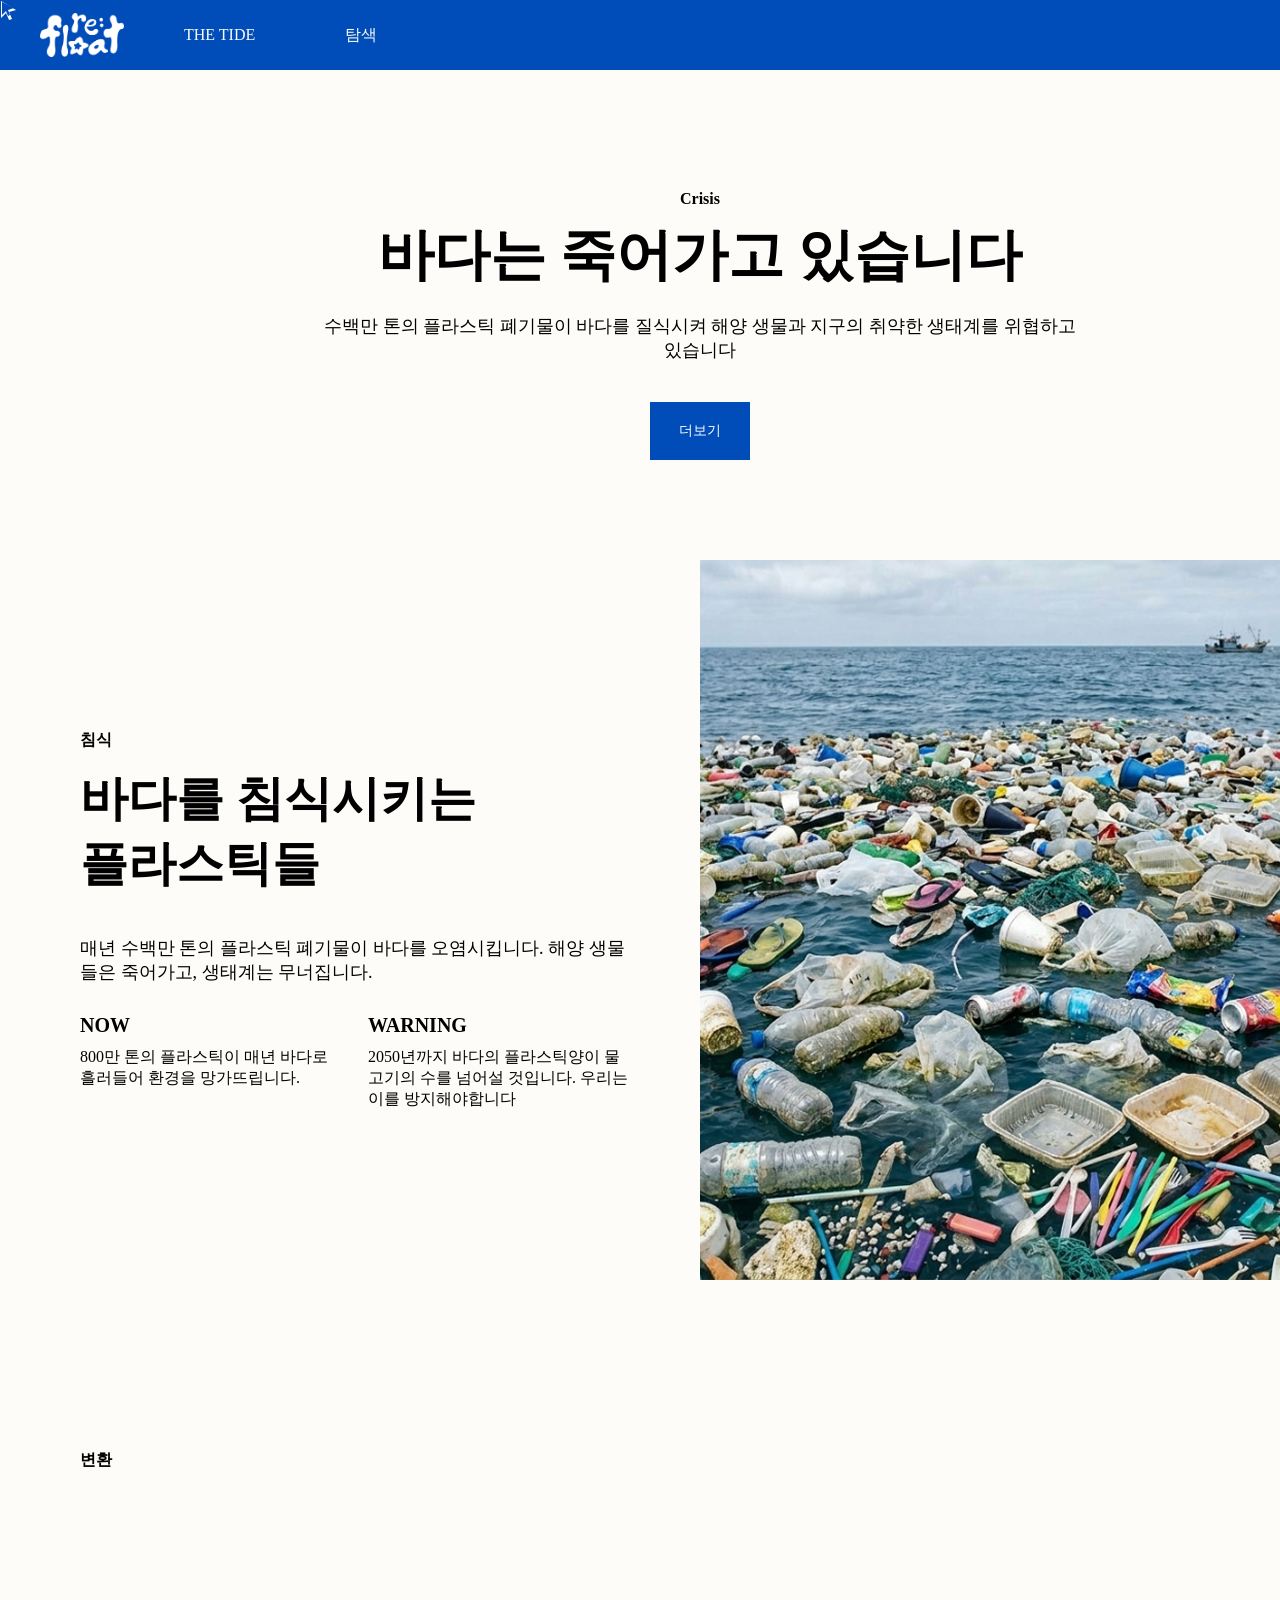
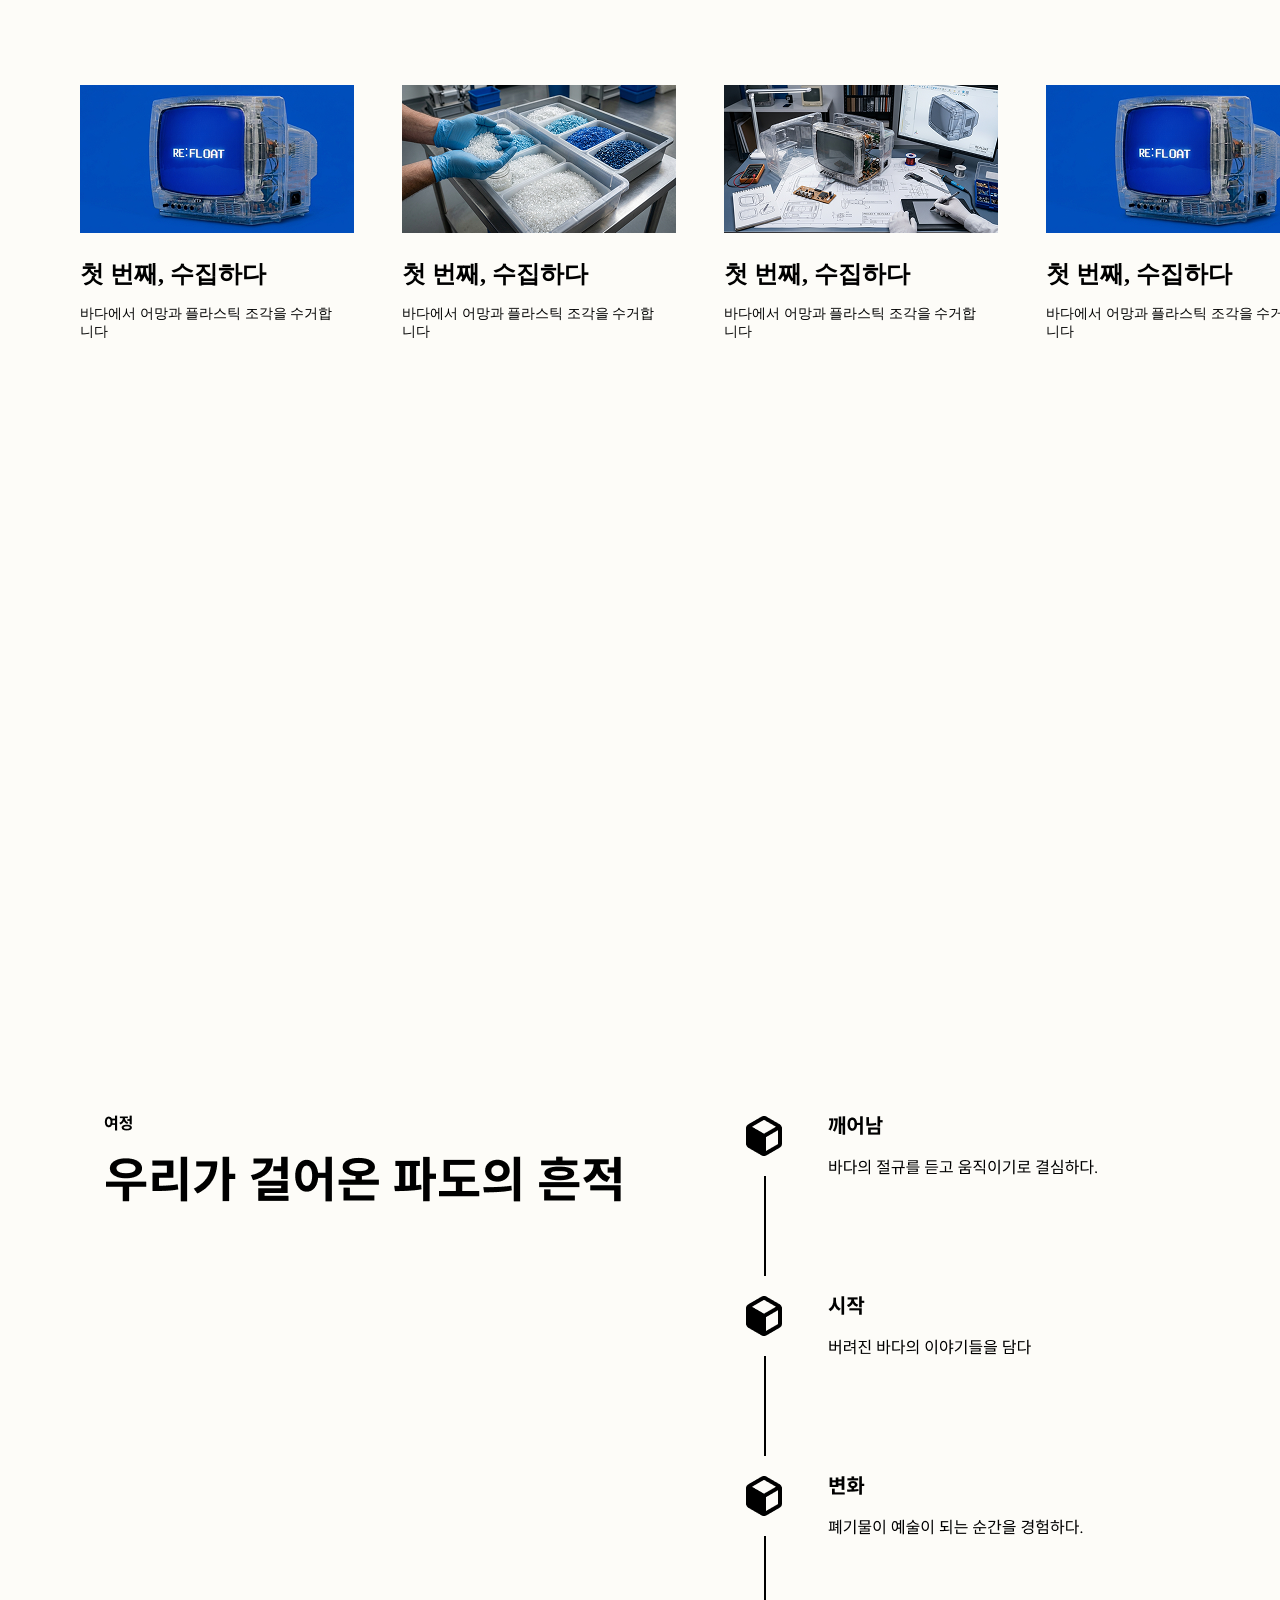
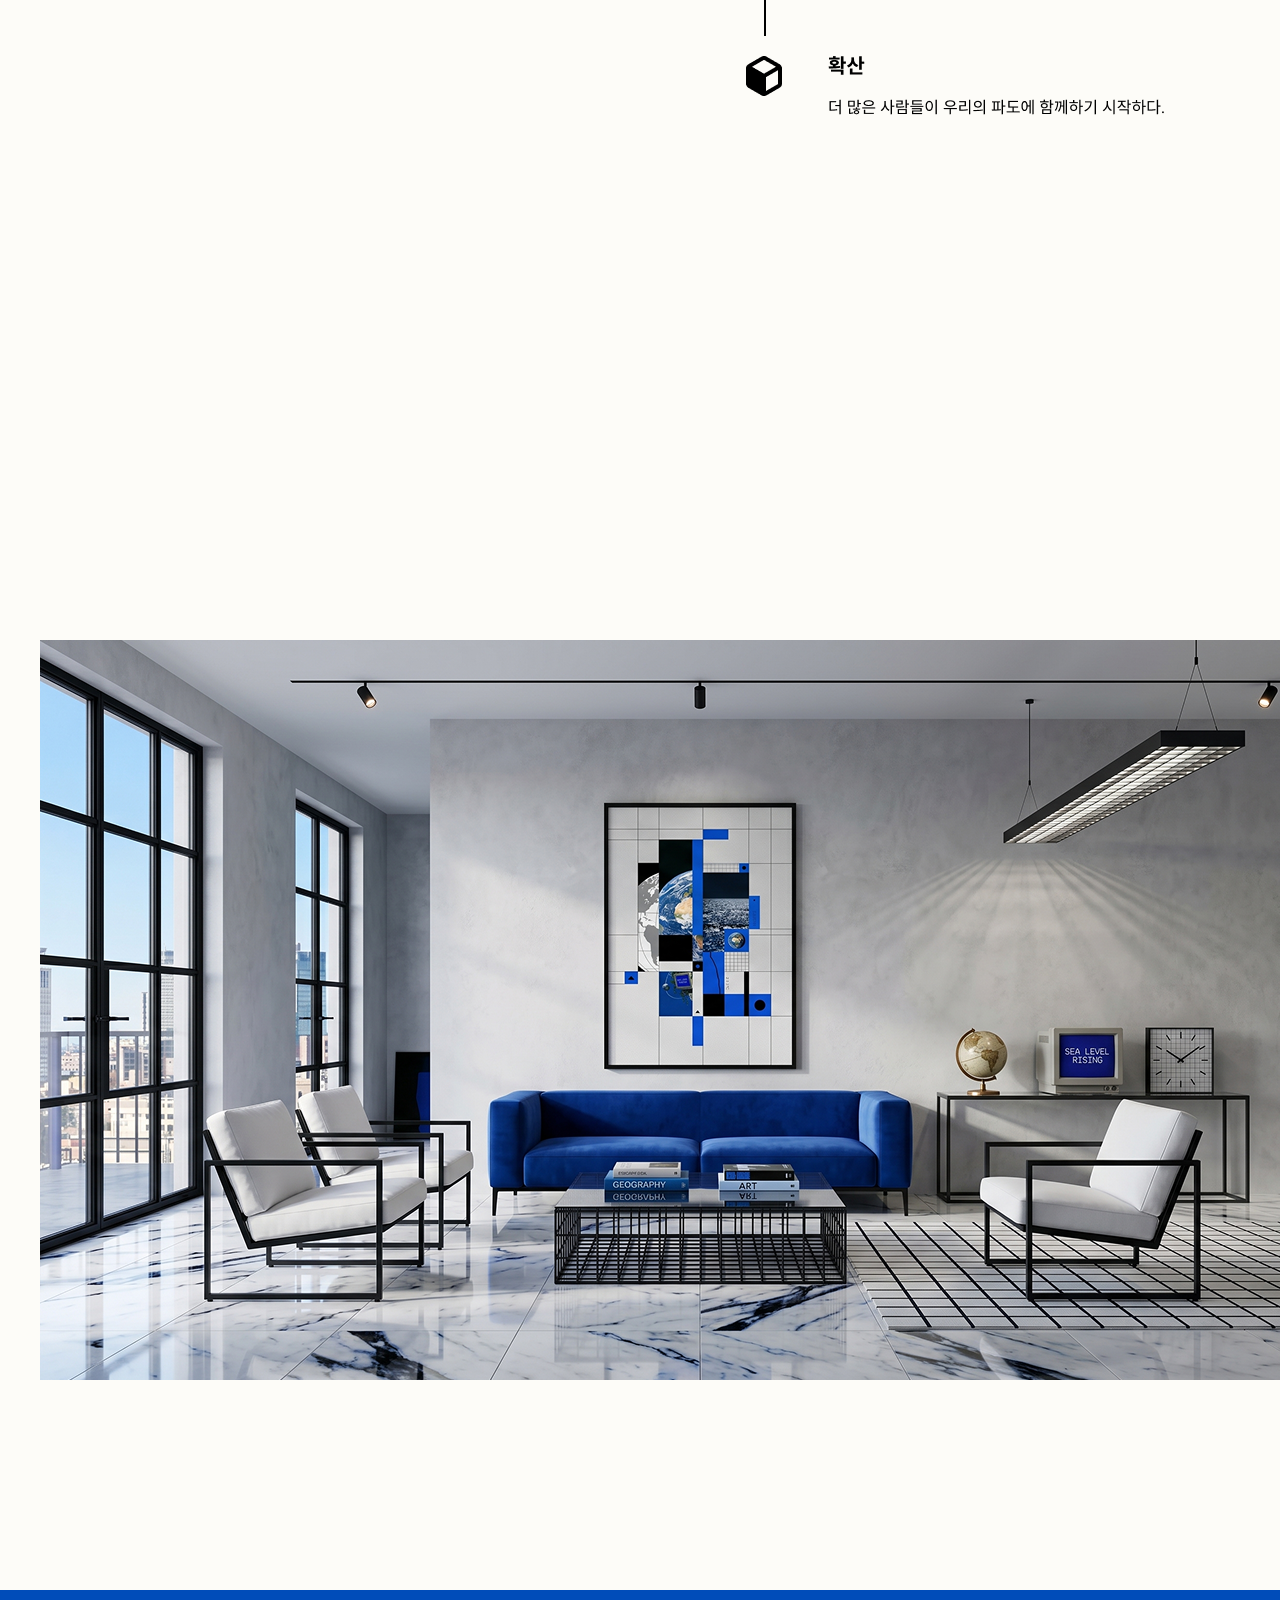
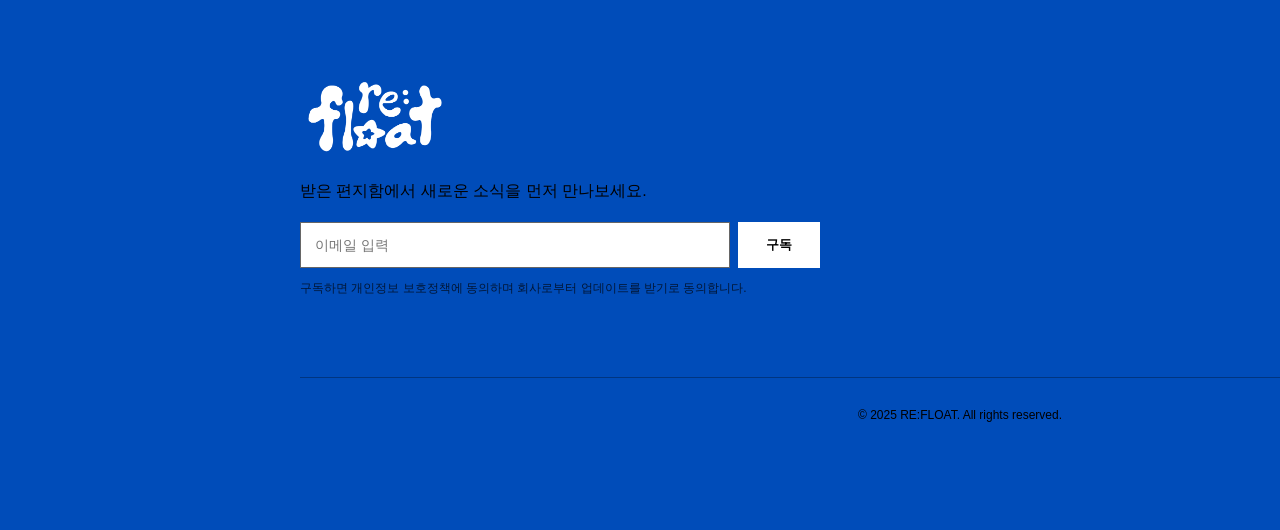
<file: sub/sub1.html>
<!DOCTYPE html>
<html lang="ko">

<head>
    <meta charset="UTF-8">
    <meta name="viewport" content="width=1400">
    <title>re:float</title>
    <link rel="icon" type="image/png" sizes="32x32" href="./img/Company Logo - 복사본.png">
    <link rel="stylesheet" href="../css/style(sub1).css">
    <script src="http://ajax.googleapis.com/ajax/libs/jquery/1.10.2/jquery.min.js"></script>
    <link href="https://unpkg.com/aos@2.3.1/dist/aos.css" rel="stylesheet">
    <link rel="icon" type="image/png" sizes="32x32" href="../img/Company Logo - 복사본.png">
    <script>
        jQuery(document).ready(function ($) {
            $('.counter').counterUp({
                delay: 10,
                time: 1000
            });
        });
    </script>
</head>

<body>
    <div class="pixel-cursor"></div>
    <script>const cursor = document.querySelector('.pixel-cursor');

document.addEventListener('mousemove', (e) => {
    cursor.style.left = e.clientX + 'px';
    cursor.style.top = e.clientY + 'px';
});

// 버튼, 링크, 문의하기 버튼 등에 호버 시 active 클래스 추가
document.addEventListener('mouseover', (e) => {
    if (e.target.matches('a, button, .faq-action-btn')) {
        cursor.classList.add('active');
    }
});

document.addEventListener('mouseout', (e) => {
    if (e.target.matches('a, button, .faq-action-btn')) {
        cursor.classList.remove('active');
    }
});</script>
    <div class="wrap_wrap">
        <div id="header_wrap">
            <div id="header_wrap">
                <div class="header">
                    <ul class="gnb">
                        <li class="logo-area">
                            <a href="../index.html"><img class="logo" src="../img/로고.png" alt="로고"></a>
                        </li>

                        <li class="menu-item">
                            <a href="./sub1.html">
                                <p>THE TIDE</p>
                            </a>
                        </li>

                        <li class="menu-item">
                            <a href="./sub4.html">
                                <p>탐색</p>
                            </a>
                            <div class="mega-menu">
                                <div class="mega-inner">
                                    <div class="menu-col">
                                        <h3>컬렉션</h3>
                                        <div class="item"><img src="../img/Vector.png" alt="아이콘" class="menu-icon">
                                            <div>
                                                <h4><a href="../sub/sub3.html">큐레이티드 샵</a></h4>
                                                <p>제품을 통해 바다를 살린다</p>
                                            </div>
                                        </div>
                                        <div class="item"><img src="../img/Vector.png" alt="아이콘" class="menu-icon">
                                            <div>
                                                <h4><a href="../sub/sub2.html">갤러리 앤 아카이브</a></h4>
                                                <p>각 제품의 출처와 이야기</p>
                                            </div>
                                        </div>
                                    </div>
                                    <div class="menu-col">
                                        <h3>정보</h3>
                                        <div class="item"><img src="../img/Vector.png" alt="아이콘" class="menu-icon">
                                            <div>
                                                <h4><a href="../sub/sub4.html">서포트</a></h4>
                                                <p>자주 묻는 질문과 답변</p>
                                            </div>
                                        </div>
                                    </div>
                                </div>
                            </div>
                        </li>
                    </ul>
                </div>
            </div>
        </div>
        <div id="banner_wrap">
            <div class="banner">
                <div data-aos="fade-up">
                    <h6 class="banner_h6">Crisis</h6>
                    <h1 class="banner_h1">바다는 죽어가고 있습니다</h1>
                    <p class="banner_p">
                        수백만 톤의 플라스틱 폐기물이 바다를 질식시켜 해양 생물과 지구의 취약한 생태계를 위협하고 <br>있습니다
                    </p>

                    <a href="#" class="banner_a">더보기</a>
                </div>
            </div>

            <script src="https://unpkg.com/aos@2.3.1/dist/aos.js"></script>

            <script>
                AOS.init();
            </script>
        </div>
        <div id="main1_wrap">
            <div class="main1">
                <div class="main1_left">
                    <h6 class="main1_h6">침식</h6>
                    <h1 class="main1_h1">바다를 침식시키는 <br>플라스틱들</h1>
                    <p class="main1_p">매년 수백만 톤의 플라스틱 폐기물이 바다를 오염시킵니다. 해양 생물 <br>들은 죽어가고, 생태계는 무너집니다.</p>
                    <ul class="main1_ul">
                        <li>
                            <h4 class="main1_h4">NOW</h4>
                            <h5 class="main1_h5">
                                800만 톤의 플라스틱이 매년 바다로 <br>흘러들어 환경을 망가뜨립니다.
                            </h5>
                        </li>
                        <li>
                            <h4 class="main1_h4">WARNING</h4>
                            <h5 class="main1_h5">
                                2050년까지 바다의 플라스틱양이 물 <br>고기의 수를 넘어설 것입니다. 우리는 <br>이를 방지해야합니다
                            </h5>
                        </li>
                    </ul>
                </div>
                <div class="main1_right">
                    <img src="../img/Placeholder Image.png" alt="">
                </div>
            </div>
        </div>
        <div id="main2_wrap">
            <div class="main2">
                <h6 class="main2_h6">변환</h6>
                <div data-aos="fade-up">
                    <h1 class="main2_h1">버려진 것들이 되살아나다</h1>
                    <p class="main2_p">바다에 버려진 폐기물 들이 새 생명을 얻는 과정을 보여드립니다</p>
                </div>
                <ul class="main2_ul">
                    <li>
                        <img src="../img/인덱스2.png" alt="">
                        <h5 class="main2_h5">첫 번째, 수집하다</h5>
                        <p class="main2_p_ul">바다에서 어망과 플라스틱 조각을 수거합<br>니다</p>
                    </li>
                    <li>
                        <img src="../img/인덱스2-2.png" alt="">
                        <h5 class="main2_h5">첫 번째, 수집하다</h5>
                        <p class="main2_p_ul">바다에서 어망과 플라스틱 조각을 수거합<br>니다</p>
                    </li>
                    <li>
                        <img src="../img/인덱스2-3.png" alt="">
                        <h5 class="main2_h5">첫 번째, 수집하다</h5>
                        <p class="main2_p_ul">바다에서 어망과 플라스틱 조각을 수거합<br>니다</p>
                    </li>
                    <li>
                        <img src="../img/인덱스2.png" alt="">
                        <h5 class="main2_h5">첫 번째, 수집하다</h5>
                        <p class="main2_p_ul">바다에서 어망과 플라스틱 조각을 수거합<br>니다</p>
                    </li>
                </ul>
            </div>
        </div>
        <div id="main3_wrap">
            <div class="main3">
                <video src="../video/지구가 도는 영상.mp4" autoplay loop></video>
            </div>
        </div>
        <div id="main4_wrap">
            <div class="main4">
                <img src="../img/121.png" alt="">
            </div>
        </div>
        <!-- main4 끝 -->
        <div id="main5_wrap">
            <div class="main5_1">
                <div data-aos="fade-up">
                    <h1 class="main5_h1">지금 시작하세요</h1>
                    <p class="main5_p">당신의 공간을 변화시킬 준비가 되었나요? 한정판 컬렉션을 지금 만나보세요</p>

                    <a href="./sub3.html" class="main5_a">쇼핑하기</a>
                </div>
            </div>
            <div class="main5_2">
                <img id="slider-img" src="../img/인테리어1.png" alt="">
                <script>
                    // 1. 이미지 파일 경로들을 배열에 담습니다.
                    const images = [
                        "../img/인테리어1.png",
                        "../img/인테리어2.png",
                        "../img/인테리어3.png"
                    ];

                    let currentIndex = 0;
                    const imgElement = document.getElementById('slider-img');

                    // 2. 3초마다 이미지를 변경하는 함수
                    function changeImage() {
                        currentIndex++;
                        if (currentIndex >= images.length) {
                            currentIndex = 0; // 마지막 이미지 다음은 다시 첫 번째로
                        }
                        imgElement.src = images[currentIndex];
                    }

                    // 3초(3000ms) 간격으로 함수 실행
                    setInterval(changeImage, 5000);
                </script>
            </div>
        </div>
        <div class="main6"></div>
        <div class="footer-wrap">
            <div class="footer-inner">
                <div class="footer-top">
                    <div class="footer-left">
                        <div class="footer-left">
                            <!-- 텍스트 대신 이미지 태그 사용 -->
                            <a href="/" class="logo-link">
                                <img src="../img/logo_white.png" alt="RE:FLOAT" class="logo-img">
                            </a>
                            <p class="desc">받은 편지함에서 새로운 소식을 먼저 만나보세요.</p>
                            <!-- ... 이하 동일 ... -->
                        </div>
                        </p>
                        <form class="input-group">
                            <input type="email" placeholder="이메일 입력" required>
                            <button type="submit">구독</button>
                        </form>
                        <p class="sub-text">구독하면 개인정보 보호정책에 동의하며 회사로부터 업데이트를 받기로 동의합니다.</p>
                    </div>

                    <div class="footer-right">
                        <div class="menu-group">
                            <h4 class="menu-title">탐색하기</h4>
                            <ul class="menu-list">
                                <li><a href="#">홈</a></li>
                                <li><a href="../sub2.html">갤러리 & 아카이브</a></li>
                                <li> <a href="./sub3.html">큐레이티드 샵</a></li>
                                <li><a href="./sub4.html">서포트</a></li>
                            </ul>
                        </div>
                        <div class="menu-group">
                            <h4 class="menu-title">팔로우</h4>
                            <ul class="sns-list">
                                <li><img src="../img/Facebook.png" alt="FB"> Facebook</li>
                                <li><img src="../img/Instagram.png" alt="IG"> Instagram</li>
                                <li><img src="../img/X.png" alt="X"> X</li>
                                <li><img src="../img/LinkedIn.png" alt="LI"> LinkedIn</li>
                                <li><img src="../img/Youtube.png" alt="YT"> Youtube</li>
                            </ul>
                        </div>
                    </div>
                </div>

                <div class="footer-bottom">
                    © 2025 RE:FLOAT. All rights reserved.
                </div>
            </div>
        </div>
    </div>
</body>

</html>
</file>
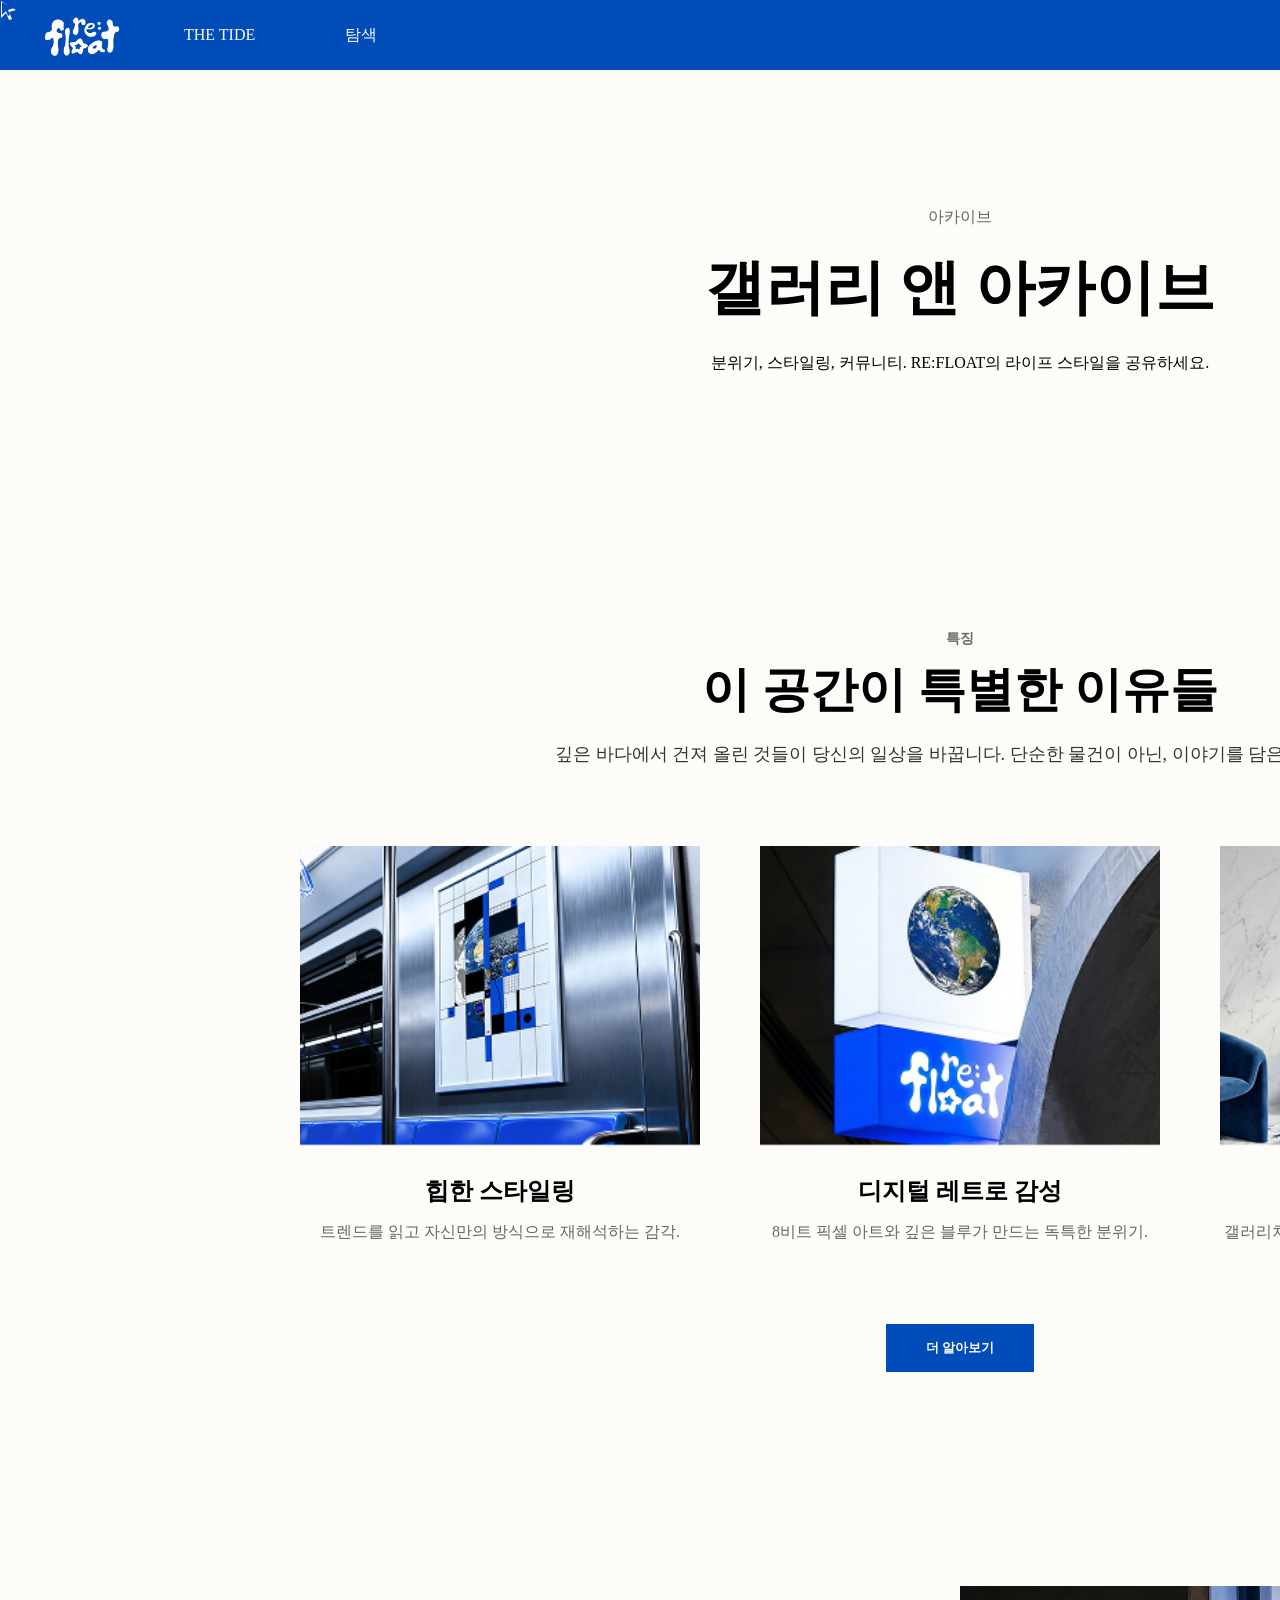
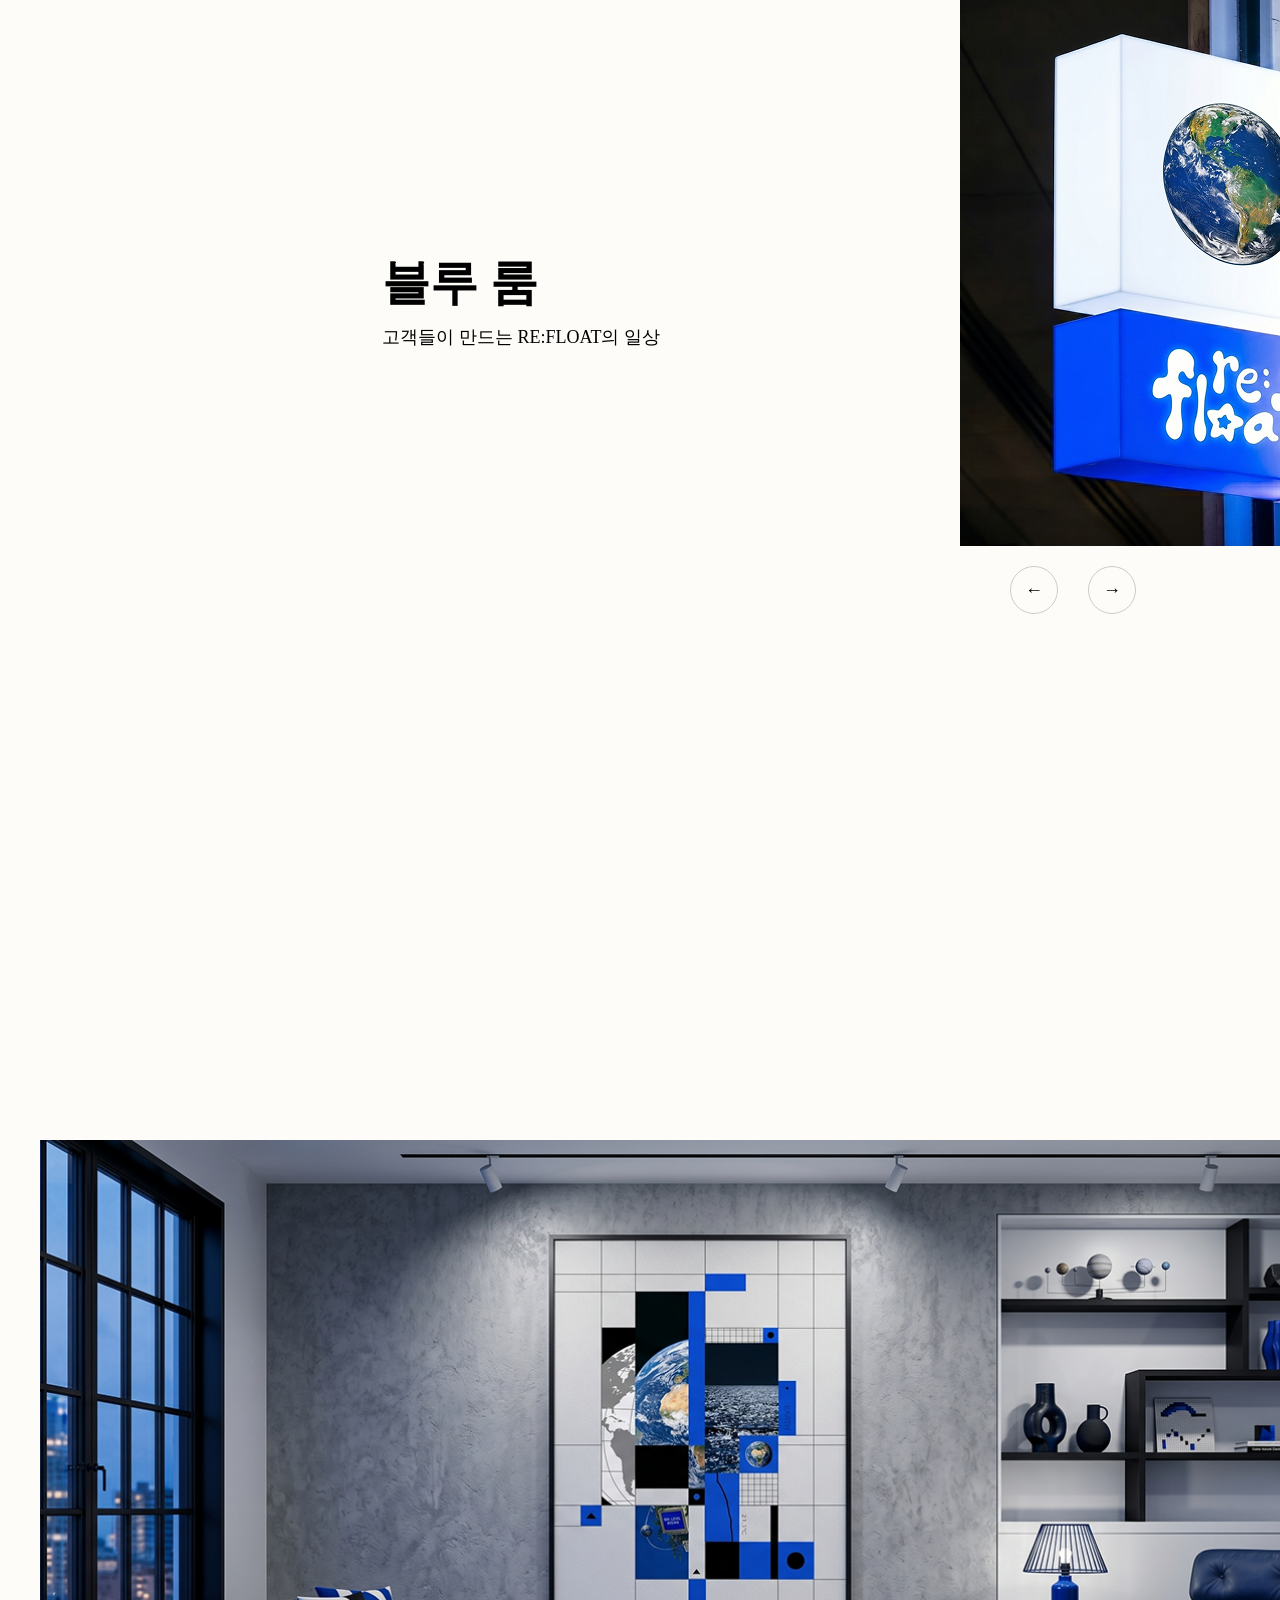
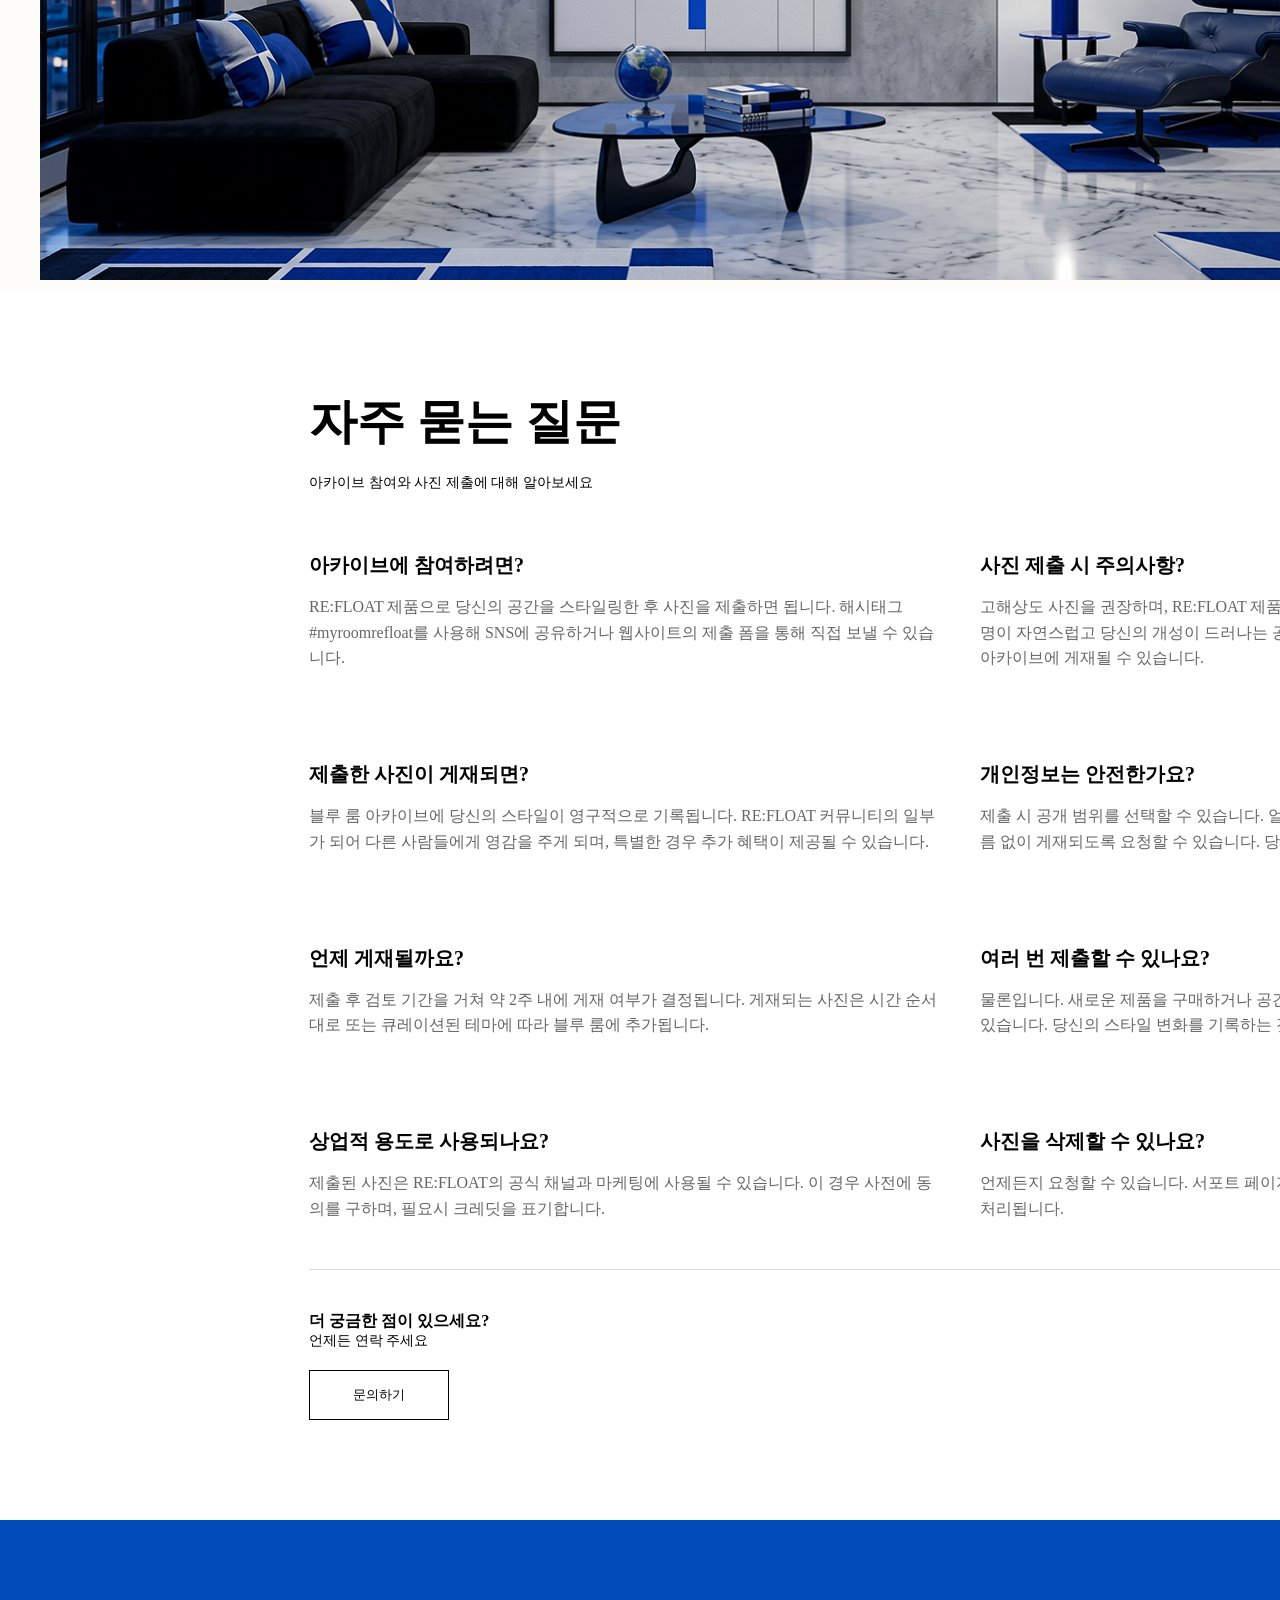
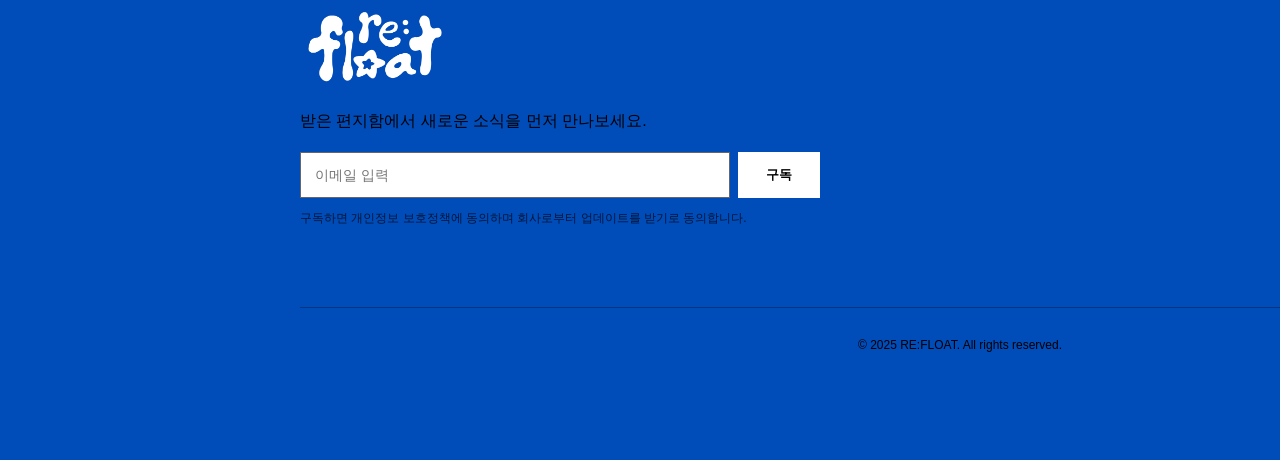
<file: sub/sub2.html>
<!DOCTYPE html>
<html lang="ko">

<head>
    <meta charset="UTF-8">
    <meta name="viewport" content="width=device-width, initial-scale=1.0">
    <title>re:float</title>
    <link rel="icon" type="image/png" sizes="32x32" href="./img/Company Logo - 복사본.png">
    <link rel="stylesheet" href="../css/style(sub2).css">
    <link rel="stylesheet" href="../js/blueroom.js">
    <link href="https://unpkg.com/aos@2.3.1/dist/aos.css" rel="stylesheet">
    <link rel="icon" type="image/png" sizes="32x32" href="../img/Company Logo - 복사본.png">
</head>

<body>
    <div class="pixel-cursor"></div>
    <script>const cursor = document.querySelector('.pixel-cursor');

document.addEventListener('mousemove', (e) => {
    cursor.style.left = e.clientX + 'px';
    cursor.style.top = e.clientY + 'px';
});

// 버튼, 링크, 문의하기 버튼 등에 호버 시 active 클래스 추가
document.addEventListener('mouseover', (e) => {
    if (e.target.matches('a, button, .faq-action-btn')) {
        cursor.classList.add('active');
    }
});

document.addEventListener('mouseout', (e) => {
    if (e.target.matches('a, button, .faq-action-btn')) {
        cursor.classList.remove('active');
    }
});</script>
    <div id="wrap_wrap">
        <div id="header_wrap">
            <div class="header">
                <ul class="gnb">
                    <li class="logo-area">
                        <a href="../index.html"><img class="logo" src="../img/logo_white.png" alt="로고"></a>
                    </li>

                    <li class="menu-item">
                        <a href="./sub1.html">
                            <p>THE TIDE</p>
                        </a>
                    </li>

                    <li class="menu-item">
                        <a href="./sub4.html">
                            <p>탐색</p>
                        </a>
                        <div class="mega-menu">
                            <div class="mega-inner">
                                <div class="menu-col">
                                    <h3>컬렉션</h3>
                                    <div class="item"><img src="../img/Vector.png" alt="아이콘" class="menu-icon">
                                        <div>
                                            <h4> <a href="../sub/sub3.html">큐레이티드 샵</h4></a>
                                            <p>제품을 통해 바다를 살린다</p>
                                        </div>
                                    </div>
                                    <div class="item"><img src="../img/Vector.png" alt="아이콘" class="menu-icon">
                                        <div>
                                            <h4><a href="../sub2.html">갤러리 앤 아카이브</a></h4>
                                            <p>각 제품의 출처와 이야기</p>
                                        </div>
                                    </div>
                                </div>
                                <div class="menu-col">
                                    <h3>정보</h3>
                                    <div class="item"><img src="../img/Vector.png" alt="아이콘" class="menu-icon">
                                        <div>
                                            <h4><a href="../sub/sub4.html">서포트</a></h4>
                                            <p>자주 묻는 질문과 답변</p>
                                        </div>
                                    </div>
                                </div>
                            </div>
                        </div>
                    </li>
                </ul>
            </div>
        </div>
        <div class="archive-wrap">
            <div class="archive-inner">
                <div data-aos="fade-up">
                    <p class="subtitle">아카이브</p>
                    <h2 class="title">갤러리 앤 아카이브</h2>
                    <p class="desc">분위기, 스타일링, 커뮤니티. RE:FLOAT의 라이프 스타일을 공유하세요.</p>
                </div>
            </div>
            <script src="https://unpkg.com/aos@2.3.1/dist/aos.js"></script>

            <script>
                AOS.init();
            </script>
        </div>
        <section id="features-wrap">
            <div class="features-inner">
                <div class="features-header">
                    <p class="section-badge">특징</p>
                    <h2 class="section-title">이 공간이 특별한 이유들</h2>
                    <p class="section-desc">깊은 바다에서 건져 올린 것들이 당신의 일상을 바꿉니다. 단순한 물건이 아닌, 이야기를 담은 오브제들.</p>
                </div>

                <div class="cards-container">
                    <div class="card">
                        <img src="../img/feature1.png" alt="힙한 스타일링">
                        <h3>힙한 스타일링</h3>
                        <p>트렌드를 읽고 자신만의 방식으로 재해석하는 감각.</p>
                    </div>
                    <div class="card">
                        <img src="../img/feature2.png" alt="디지털 레트로 감성">
                        <h3>디지털 레트로 감성</h3>
                        <p>8비트 픽셀 아트와 깊은 블루가 만드는 독특한 분위기.</p>
                    </div>
                    <div class="card">
                        <img src="../img/feature3.png" alt="예술적 공간">
                        <h3>예술적 공간</h3>
                        <p>갤러리처럼 큐레이션된 인테리어, 당신의 방이 전시장이 된다.</p>
                    </div>
                </div>

                <button class="more-btn">더 알아보기</button>
            </div>
        </section>
        <!-- 슬라이더탭 -->


        <div class="wrapper">
            <div class="content-wrapper">
                <div class="text-section">
                    <h1>블루 룸</h1>
                    <p>고객들이 만드는 RE:FLOAT의 일상</p>
                </div>

                <section class="slider-section">
                    <div class="slider-container">
                        <div class="slider-wrapper" id="sliderWrapper">
                            <img src="../img/blueroom (1).png" alt="im1">
                            <img src="../img/blueroom (2).png" alt="im1">
                            <img src="../img/blueroom (3).png" alt="im1">
                            <img src="../img/blueroom (4).png" alt="im1">
                            <img src="../img/blueroom (5).png" alt="im1">
                            <img src="../img/blueroom (6).png" alt="im1">
                            <img src="../img/blueroom (7).png" alt="im1">
                        </div>
                    </div>

                    <div class="controls">
                        <div class="nav-buttons">
                            <button id="prevBtn">←</button>
                            <button id="nextBtn">→</button>
                        </div>
                        <div class="dots" id="dotsContainer"></div>
                    </div>
                </section>
            </div>
        </div>

        <script src="../js/blueroom.js"></script>

        <div id="main5_wrap">
            <div class="main5_1">
                <div data-aos="fade-up">
                    <h1 class="main5_h1">당신의 공간을 보여주세요</h1>
                    <p class="main5_p">RE:FLOAT로 스타일링한 당신의 방을 공유하세요</p>
                    <a href="../sub/sub3.html" class="main5_a">쇼핑하기</a>
                </div>
            </div>
            <div class="main5_2">
                <img id="slider-img" src="../img/인테리어4.png" alt="">
                <script>
                    // 1. 이미지 파일 경로들을 배열에 담습니다.
                    const images = [
                        "../img/인테리어4.png",
                        "../img/인테리어1.png",
                        "../img/인테리어2.png"
                    ];

                    let currentIndex = 0;
                    const imgElement = document.getElementById('slider-img');

                    // 2. 3초마다 이미지를 변경하는 함수
                    function changeImage() {
                        currentIndex++;
                        if (currentIndex >= images.length) {
                            currentIndex = 0; // 마지막 이미지 다음은 다시 첫 번째로
                        }
                        imgElement.src = images[currentIndex];
                    }

                    // 3초(3000ms) 간격으로 함수 실행
                    setInterval(changeImage, 5000);
                </script>
            </div>
        </div>

        <section id="faq-section">
            <div class="faq-container">
                <div class="faq-header-box">
                    <h2>자주 묻는 질문</h2>
                    <p>아카이브 참여와 사진 제출에 대해 알아보세요</p>
                </div>

                <div class="faq-list-grid">
                    <div class="faq-card">
                        <h3>아카이브에 참여하려면?</h3>
                        <p>RE:FLOAT 제품으로 당신의 공간을 스타일링한 후 사진을 제출하면 됩니다. 해시태그 #myroomrefloat를 사용해 SNS에 공유하거나 웹사이트의 제출 폼을
                            통해 직접
                            보낼 수 있습니다.</p>
                    </div>
                    <div class="faq-card">
                        <h3>사진 제출 시 주의사항?</h3>
                        <p>고해상도 사진을 권장하며, RE:FLOAT 제품이 명확하게 보이는 구도가 좋습니다. 실내 조명이 자연스럽고 당신의 개성이 드러나는 공간이라면 더더욱. 제출된 사진은
                            추후 블루
                            룸 아카이브에 게재될 수 있습니다.</p>
                    </div>
                    <div class="faq-card">
                        <h3>제출한 사진이 게재되면?</h3>
                        <p>블루 룸 아카이브에 당신의 스타일이 영구적으로 기록됩니다. RE:FLOAT 커뮤니티의 일부가 되어 다른 사람들에게 영감을 주게 되며, 특별한 경우 추가 혜택이 제공될
                            수
                            있습니다.</p>
                    </div>
                    <div class="faq-card">
                        <h3>개인정보는 안전한가요?</h3>
                        <p>제출 시 공개 범위를 선택할 수 있습니다. 얼굴이 나오지 않는 공간 사진만 제출하거나, 이름 없이 게재되도록 요청할 수 있습니다. 당신의 프라이버시는 항상 존중됩니다.
                        </p>
                    </div>
                    <div class="faq-card">
                        <h3>언제 게재될까요?</h3>
                        <p>제출 후 검토 기간을 거쳐 약 2주 내에 게재 여부가 결정됩니다. 게재되는 사진은 시간 순서대로 또는 큐레이션된 테마에 따라 블루 룸에 추가됩니다.</p>
                    </div>
                    <div class="faq-card">
                        <h3>여러 번 제출할 수 있나요?</h3>
                        <p>물론입니다. 새로운 제품을 구매하거나 공간을 재배치할 때마다 새로운 사진을 제출할 수 있습니다. 당신의 스타일 변화를 기록하는 것도 아카이브의 매력입니다.</p>
                    </div>
                    <div class="faq-card">
                        <h3>상업적 용도로 사용되나요?</h3>
                        <p>제출된 사진은 RE:FLOAT의 공식 채널과 마케팅에 사용될 수 있습니다. 이 경우 사전에 동의를 구하며, 필요시 크레딧을 표기합니다.</p>
                    </div>
                    <div class="faq-card">
                        <h3>사진을 삭제할 수 있나요?</h3>
                        <p>언제든지 요청할 수 있습니다. 서포트 페이지의 1:1 문의를 통해 삭제 요청을 하면 빠르게 처리됩니다.</p>
                    </div>
                </div>

                <div class="faq-footer-box">
                    <h3>더 궁금한 점이 있으세요?</h3>
                    <p>언제든 연락 주세요</p>
                    <button class="faq-action-btn">문의하기</button>
                </div>
            </div>
        </section>
        <div class="footer-wrap">
            <div class="footer-inner">
                <div class="footer-top">
                    <div class="footer-left">
                        <div class="footer-left">
                            <!-- 텍스트 대신 이미지 태그 사용 -->
                            <a href="/" class="logo-link">
                                <img src="../img/logo_white.png" alt="RE:FLOAT" class="logo-img">
                            </a>
                            <p class="desc">받은 편지함에서 새로운 소식을 먼저 만나보세요.</p>
                            <!-- ... 이하 동일 ... -->
                        </div>
                        </p>
                        <form class="input-group">
                            <input type="email" placeholder="이메일 입력" required>
                            <button type="submit">구독</button>
                        </form>
                        <p class="sub-text">구독하면 개인정보 보호정책에 동의하며 회사로부터 업데이트를 받기로 동의합니다.</p>
                    </div>

                    <div class="footer-right">
                        <div class="menu-group">
                            <h4 class="menu-title">탐색하기</h4>
                            <ul class="menu-list">
                                <li> <a href="../index.html">홈</a></li>
                                <li> <a href="./sub1.html">더 타이드</a></li>
                                <li> <a href="./sub3.html">큐레이티드 샵</a></li>
                                <li><a href="./sub4.html">서포트</a></li>
                            </ul>
                        </div>
                        <div class="menu-group">
                            <h4 class="menu-title">팔로우</h4>
                            <ul class="sns-list">
                                <li><img src="../img/Facebook.png" alt="FB"> Facebook</li>
                                <li><img src="../img/Instagram.png" alt="IG"> Instagram</li>
                                <li><img src="../img/X.png" alt="X"> X</li>
                                <li><img src="../img/LinkedIn.png" alt="LI"> LinkedIn</li>
                                <li><img src="../img/Youtube.png" alt="YT"> Youtube</li>
                            </ul>
                        </div>
                    </div>
                </div>

                <div class="footer-bottom">
                    © 2025 RE:FLOAT. All rights reserved.
                </div>
            </div>
        </div>
    </div>
</body>

</body>

</html>
</file>
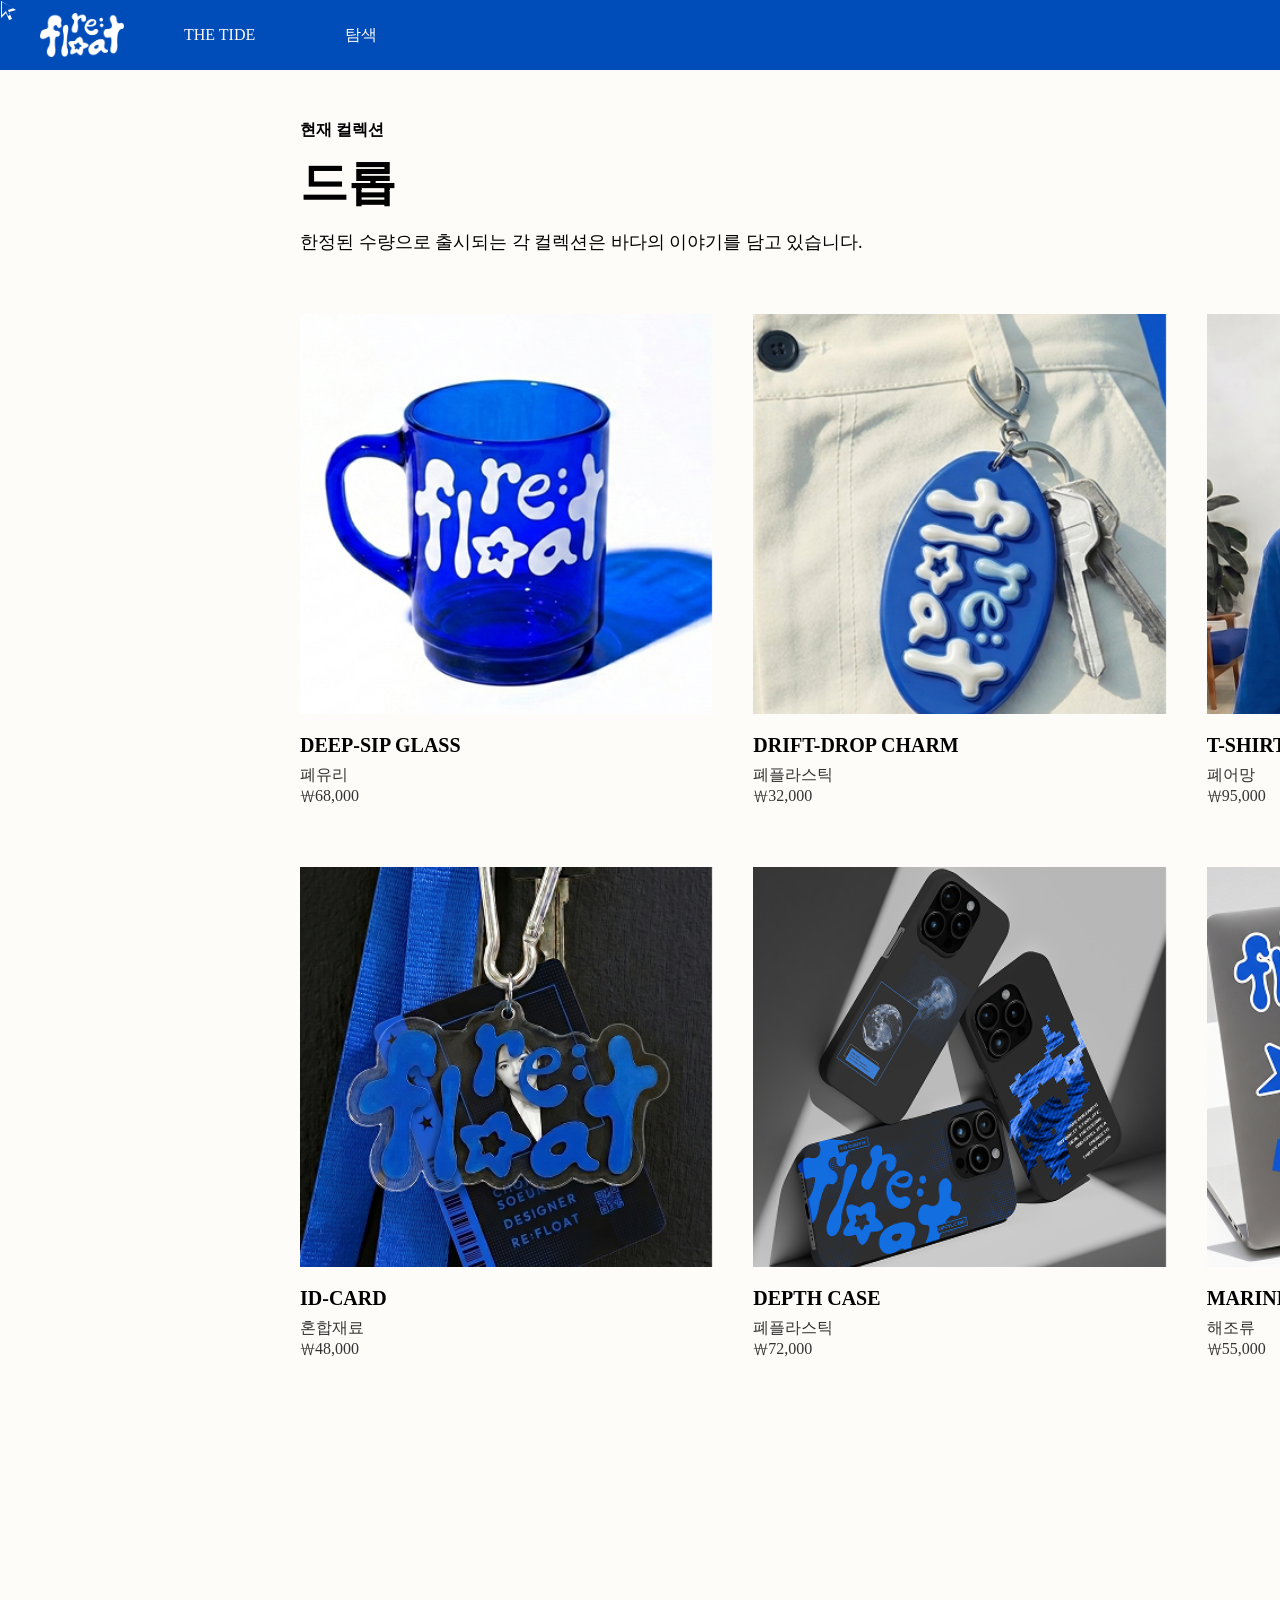
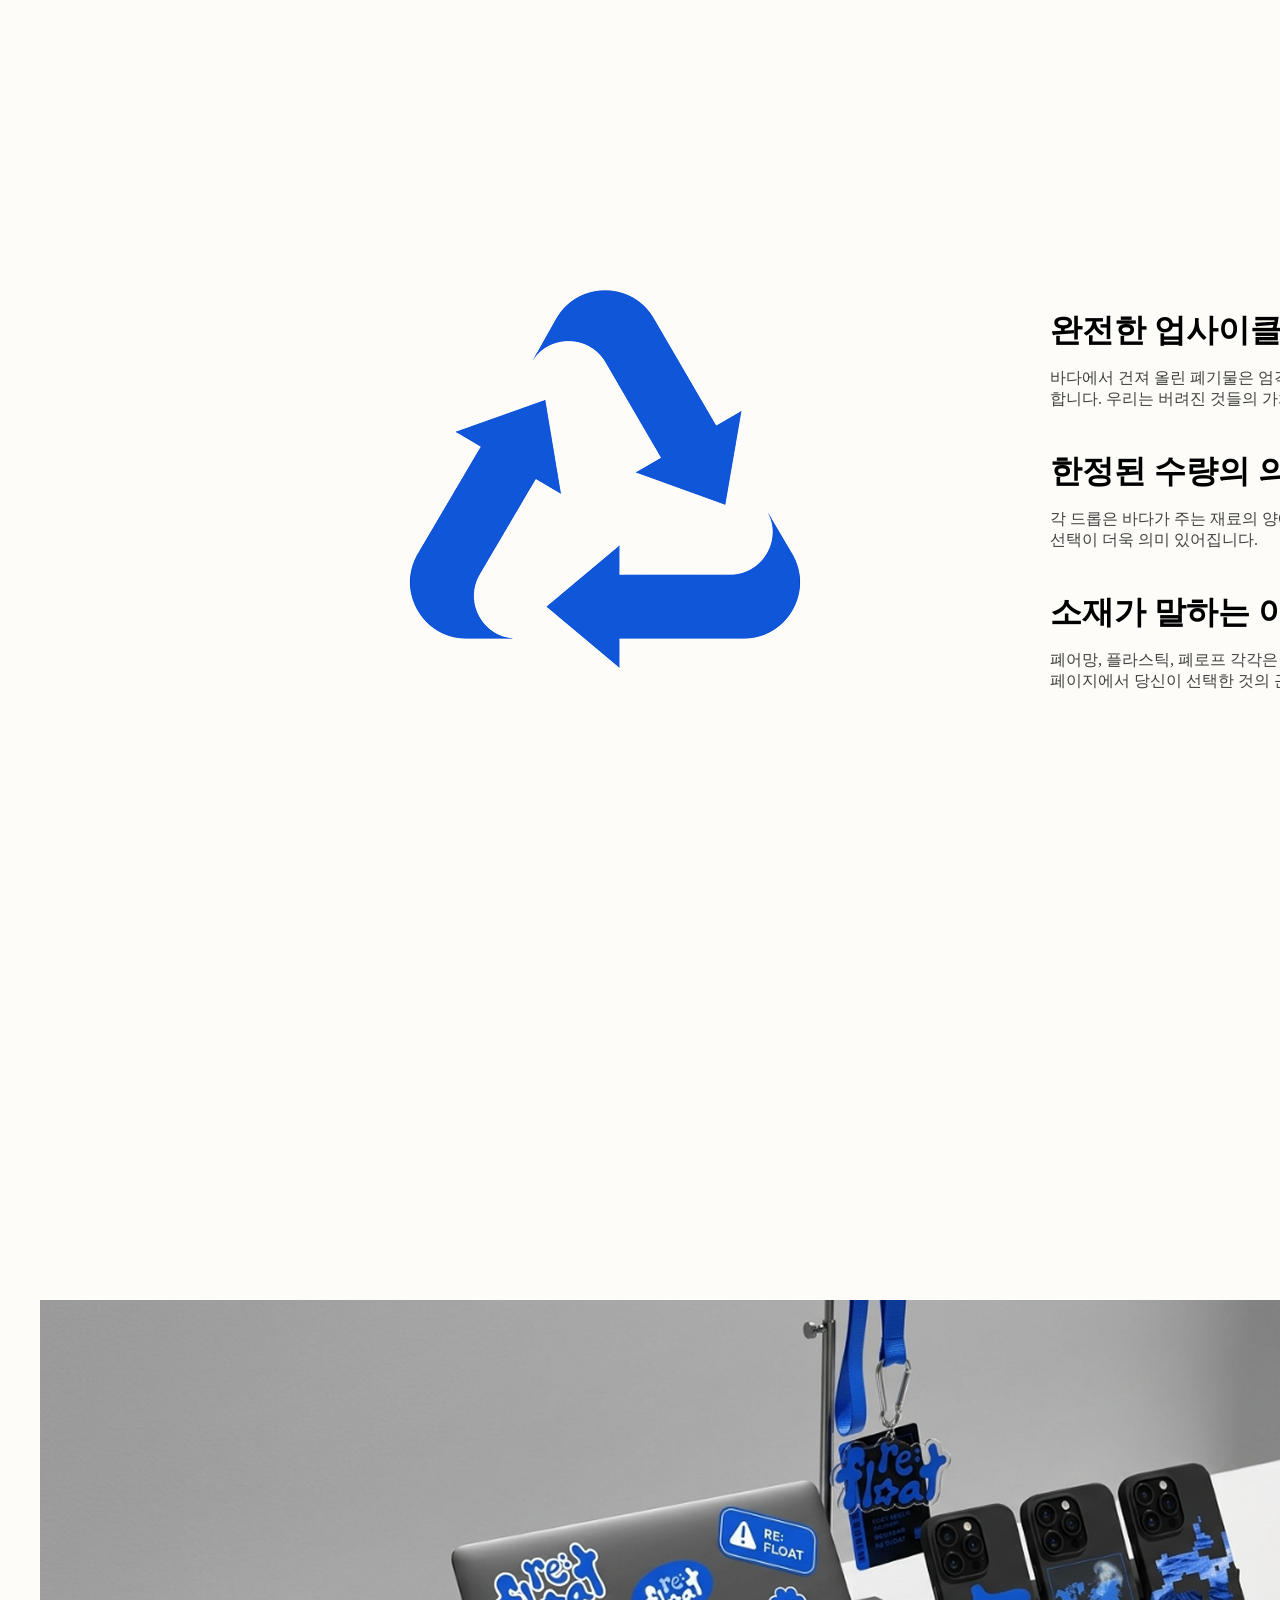
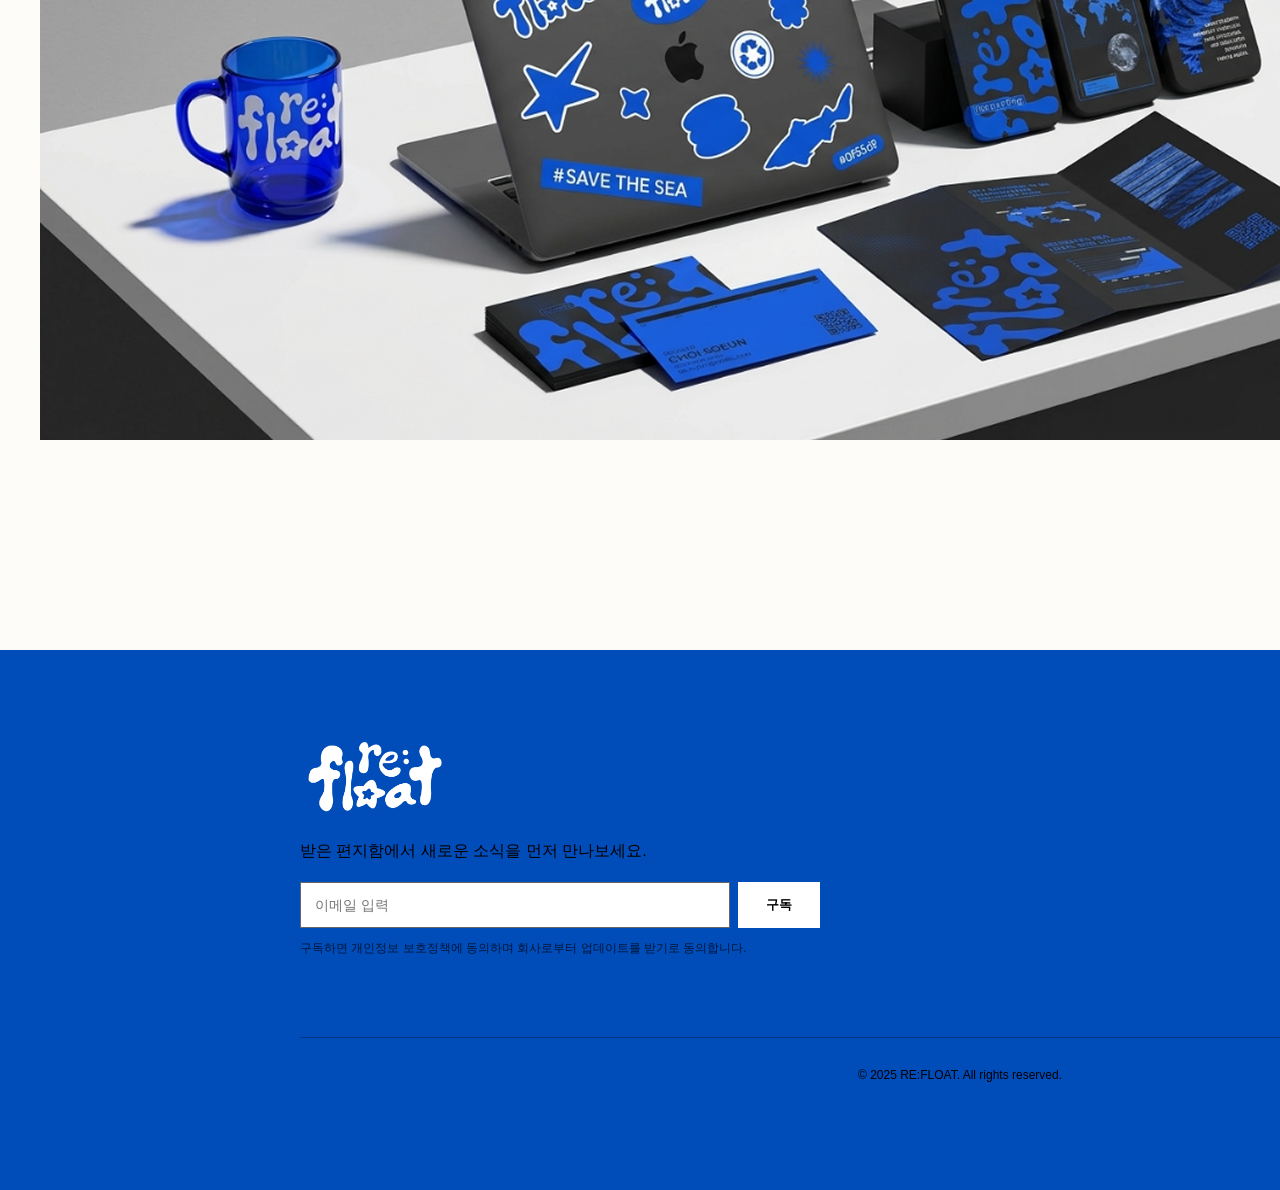
<file: sub/sub3.html>
<!DOCTYPE html>
<html lang="ko">

<head>
    <meta charset="UTF-8">
    <meta name="viewport" content="width=1400">
    <title>re:float</title>
    <link rel="icon" type="image/png" sizes="32x32" href="./img/Company Logo - 복사본.png">
    <link rel="stylesheet" href="../css/style(sub3).css">
    <link href="https://unpkg.com/aos@2.3.1/dist/aos.css" rel="stylesheet">
    <link rel="icon" type="image/png" sizes="32x32" href="../img/Company Logo - 복사본.png">
</head>

<body>
    <div class="pixel-cursor"></div>

<script>const cursor = document.querySelector('.pixel-cursor');

document.addEventListener('mousemove', (e) => {
    cursor.style.left = e.clientX + 'px';
    cursor.style.top = e.clientY + 'px';
});

// 버튼, 링크, 문의하기 버튼 등에 호버 시 active 클래스 추가
document.addEventListener('mouseover', (e) => {
    if (e.target.matches('a, button, .faq-action-btn')) {
        cursor.classList.add('active');
    }
});

document.addEventListener('mouseout', (e) => {
    if (e.target.matches('a, button, .faq-action-btn')) {
        cursor.classList.remove('active');
    }
});</script>
    <div id="wrap_wrap">
        <div id="header_wrap">
            <div id="header_wrap">
                <div class="header">
                    <ul class="gnb">
                        <li class="logo-area">
                            <a href="../index.html"><img class="logo" src="../img/로고.png" alt="로고"></a>
                        </li>

                        <li class="menu-item">
                            <a href="./sub1.html">
                                <p>THE TIDE</p>
                            </a>
                        </li>

                        <li class="menu-item">
                            <a href="./sub4.html">
                                <p>탐색</p>
                            </a>
                            <div class="mega-menu">
                                <div class="mega-inner">
                                    <div class="menu-col">
                                        <h3>컬렉션</h3>
                                        <div class="item"><img src="../img/Vector.png" alt="아이콘" class="menu-icon">
                                            <div>
                                                <h4><a href="../sub/sub3.html">큐레이티드 샵</h4></a>
                                                <p>제품을 통해 바다를 살린다</p>
                                            </div>
                                        </div>
                                        <div class="item"><img src="../img/Vector.png" alt="아이콘" class="menu-icon">
                                            <div>
                                                <h4><a href="../sub/sub2.html">갤러리 앤 아카이브</h4></a>
                                                <p>각 제품의 출처와 이야기</p>
                                            </div>
                                        </div>
                                    </div>
                                    <div class="menu-col">
                                        <h3>정보</h3>
                                        <div class="item"><img src="../img/Vector.png" alt="아이콘" class="menu-icon">
                                            <div>
                                                <h4><a href="../sub/sub4.html">서포트</h4></a>
                                                <p>자주 묻는 질문과 답변</p>
                                            </div>
                                        </div>
                                    </div>
                                </div>
                            </div>
                        </li>
                    </ul>
                </div>
            </div>
        </div>
        <!-- 상품탭 시작 -->
        <div class="wrapper">
            <div class="content-wrapper">
                <div data-aos="fade-up" data-aos-anchor-placement="top-bottom">
                    <h2>현재 컬렉션</h2>
                    <h1>드롭</h1>
                    <p>한정된 수량으로 출시되는 각 컬렉션은 바다의 이야기를 담고 있습니다.</p>
                </div>

                <script src="https://unpkg.com/aos@2.3.1/dist/aos.js"></script>

                <script>
                    AOS.init();
                </script>

                <div class="product-grid">
                    <div class="product-item">
                        <div class="img-wrapper">
                            <img src="../img/product 1.png" alt="DEEP-SIP GLASS">
                            <div class="hover-text">SEA-GLASS를 RE:FLOAT만의 방식으로 재가공하여
                                <BR></BR> 만든 이야기가 담긴 유리컵
                            </div>
                        </div>
                        <a href="#" class="product-name">DEEP-SIP GLASS</a>
                        <div class="product-info">폐유리<br>₩68,000</div>
                    </div>
                    <div class="product-item">
                        <div class="img-wrapper">
                            <img src="../img/product 2.png" alt="DRIPT DROP CHARM">
                            <div class="hover-text">
                                폐플라스틱을 모아 재가공하여 새 생명을 부여해낸 <BR></BR> RE:FLOAT만의 이야기가 담긴 키링
                            </div>
                        </div>
                        <a href="#" class="product-name">DRIFT-DROP CHARM</a>
                        <div class="product-info">폐플라스틱<br>₩32,000</div>
                    </div>
                    <div class="product-item">
                        <div class="img-wrapper">
                            <img src="../img/product 3.png" alt="T-SHIRT">
                            <div class="hover-text">
                                폐섬유를 재가공해 새로운 이야기를 부여한 티셔츠
                            </div>
                        </div>
                        <a href="#" class="product-name">T-SHIRT</a>
                        <div class="product-info">폐어망<br>₩95,000</div>
                    </div>
                    <div class="product-item">
                        <div class="img-wrapper">
                            <img src="../img/product 4.png" alt="ID-CARD">
                            <div class="hover-text">
                                폐플라스틱, 폐섬유, 폐금속 등을 가공해
                                <BR>RE:FLOAT만의 방식으로 재탄생시킨 아이디카드</BR>
                            </div>
                        </div>
                        <a href="#" class="product-name">ID-CARD</a>
                        <div class="product-info">혼합재료<br>₩48,000</div>
                    </div>
                    <div class="product-item">
                        <div class="img-wrapper">
                            <img src="../img/product 5.png" alt="DEPTH-CASE">
                            <div class="hover-text">
                                폐플라스틱을 재가공해 바다의 이야기를 담아낸 케이스
                            </div>
                        </div>
                        <a href="#" class="product-name">DEPTH CASE</a>
                        <div class="product-info">폐플라스틱<br>₩72,000</div>
                    </div>
                    <div class="product-item">
                        <div class="img-wrapper">
                            <img src="../img/product 6.png" alt="STICKER">
                            <div class="hover-text">
                                해조류를 재가공한 리무버블 스티커
                            </div>
                        </div>
                        <a href="#" class="product-name">MARINE TAG</a>
                        <div class="product-info">해조류<br>₩55,000</div>
                    </div>
                </div>
            </div>
        </div>
        <!-- 상품탭 끝 -->
        <!-- 재활용탭 시작 -->
        <div class="process-wrapper">
            <div class="content-box">
                <div class="logo-section">
                    <img src="../img/recycle.png" alt="Recycle Logo">
                </div>

                <div class="text-section">
                    <div class="text-item">
                        <h3>완전한 업사이클링 과정</h3>
                        <p>바다에서 건져 올린 폐기물은 엄격한 정제 과정을 거쳐 새로운 형태로 탄생합니다. 우리는 버려진 것들의 가치를 다시 발견합니다.</p>
                    </div>
                    <div class="text-item">
                        <h3>한정된 수량의 의미</h3>
                        <p>각 드롭은 바다가 주는 재료의 양에 따라 결정됩니다. 희소성 속에서 당신의 선택이 더욱 의미 있어집니다.</p>
                    </div>
                    <div class="text-item">
                        <h3>소재가 말하는 이야기</h3>
                        <p>폐어망, 플라스틱, 폐로프 각각은 바다의 다른 부분에서 온 것들입니다. 제품 페이지에서 당신이 선택한 것의 근원을 알 수 있습니다.</p>
                    </div>
                </div>
            </div>
        </div>
        <!-- 재활용탭 끝 -->
        <!-- 슬라이드탭 시작 -->

        <div id="main5_wrap">
            <div class="main5_1">
                <div data-aos="fade-up" data-aos-anchor-placement="top-bottom">
                    <h1 class="main5_h1">당신의 공간을 보여주세요</h1>
                    <p class="main5_p">RE:FLOAT로 스타일링한 당신의 방을 공유하세요</p>
                    <a href="./sub2.html" class="main5_a">갤러리</a>
                </div>
            </div>
            <div class="main5_2">
                <img id="slider-img" src="../img/sub3_slide.png" alt="">
                <script>
                    // 1. 이미지 파일 경로들을 배열에 담습니다.
                    const images = [
                        "../img/sub3_slide2.png",
                        "../img/sub3_slide3.png",
                        "../img/sub3_slide4.png"
                    ];

                    let currentIndex = 0;
                    const imgElement = document.getElementById('slider-img');

                    // 2. 3초마다 이미지를 변경하는 함수
                    function changeImage() {
                        currentIndex++;
                        if (currentIndex >= images.length) {
                            currentIndex = 0; // 마지막 이미지 다음은 다시 첫 번째로
                        }
                        imgElement.src = images[currentIndex];
                    }

                    // 3초(3000ms) 간격으로 함수 실행
                    setInterval(changeImage, 5000);
                </script>
            </div>
        </div>

        <div class="main6"></div>
        <!-- footer 시작 -->
        <div class="footer-wrap">
            <div class="footer-inner">
                <div class="footer-top">
                    <div class="footer-left">
                        <div class="footer-left">
                            <!-- 텍스트 대신 이미지 태그 사용 -->
                            <a href="/" class="logo-link">
                                <img src="../img/logo_white.png" alt="RE:FLOAT" class="logo-img">
                            </a>
                            <p class="desc">받은 편지함에서 새로운 소식을 먼저 만나보세요.</p>
                            <!-- ... 이하 동일 ... -->
                        </div>
                        </p>
                        <form class="input-group">
                            <input type="email" placeholder="이메일 입력" required>
                            <button type="submit">구독</button>
                        </form>
                        <p class="sub-text">구독하면 개인정보 보호정책에 동의하며 회사로부터 업데이트를 받기로 동의합니다.</p>
                    </div>

                    <div class="footer-right">
                        <div class="menu-group">
                            <h4 class="menu-title">탐색하기</h4>
                            <ul class="menu-list">
                                <li><a href="../index.html">홈</a></li>
                                <li><a href="../sub/sub1.html">더 타이드</a></li>
                                <li><a href="../sub/sub2.html">갤러리 & 아카이브</a></li>
                                <li><a href="../sub/sub3.html">큐레이티드 샵</a></li>
                            </ul>
                        </div>
                        <div class="menu-group">
                            <h4 class="menu-title">팔로우</h4>
                            <ul class="sns-list">
                                <li><img src="../img/Facebook.png" alt="FB"> Facebook</li>
                                <li><img src="../img/Instagram.png" alt="IG"> Instagram</li>
                                <li><img src="../img/X.png" alt="X"> X</li>
                                <li><img src="../img/LinkedIn.png" alt="LI"> LinkedIn</li>
                                <li><img src="../img/Youtube.png" alt="YT"> Youtube</li>
                            </ul>
                        </div>
                    </div>
                </div>

                <div class="footer-bottom">
                    © 2025 RE:FLOAT. All rights reserved.
                </div>
            </div>
        </div>
    </div>
</body>

</html>
</file>
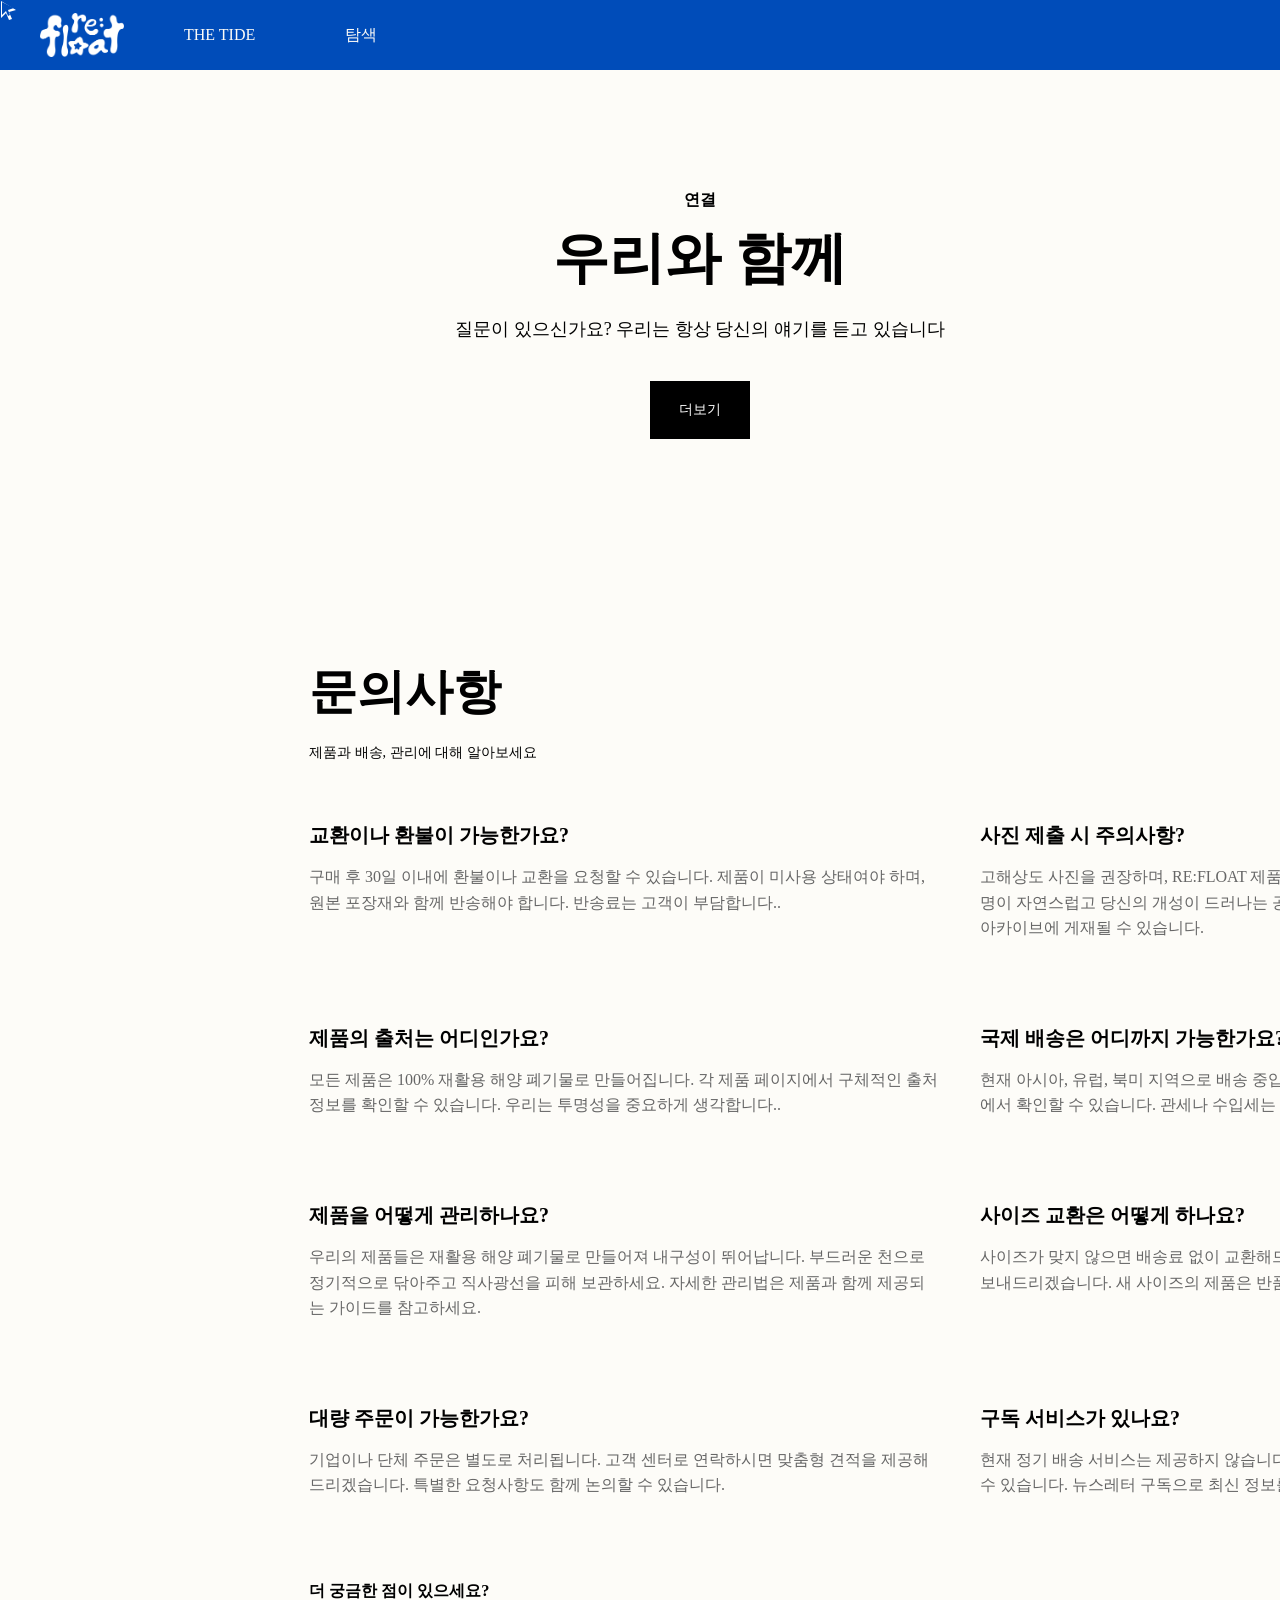
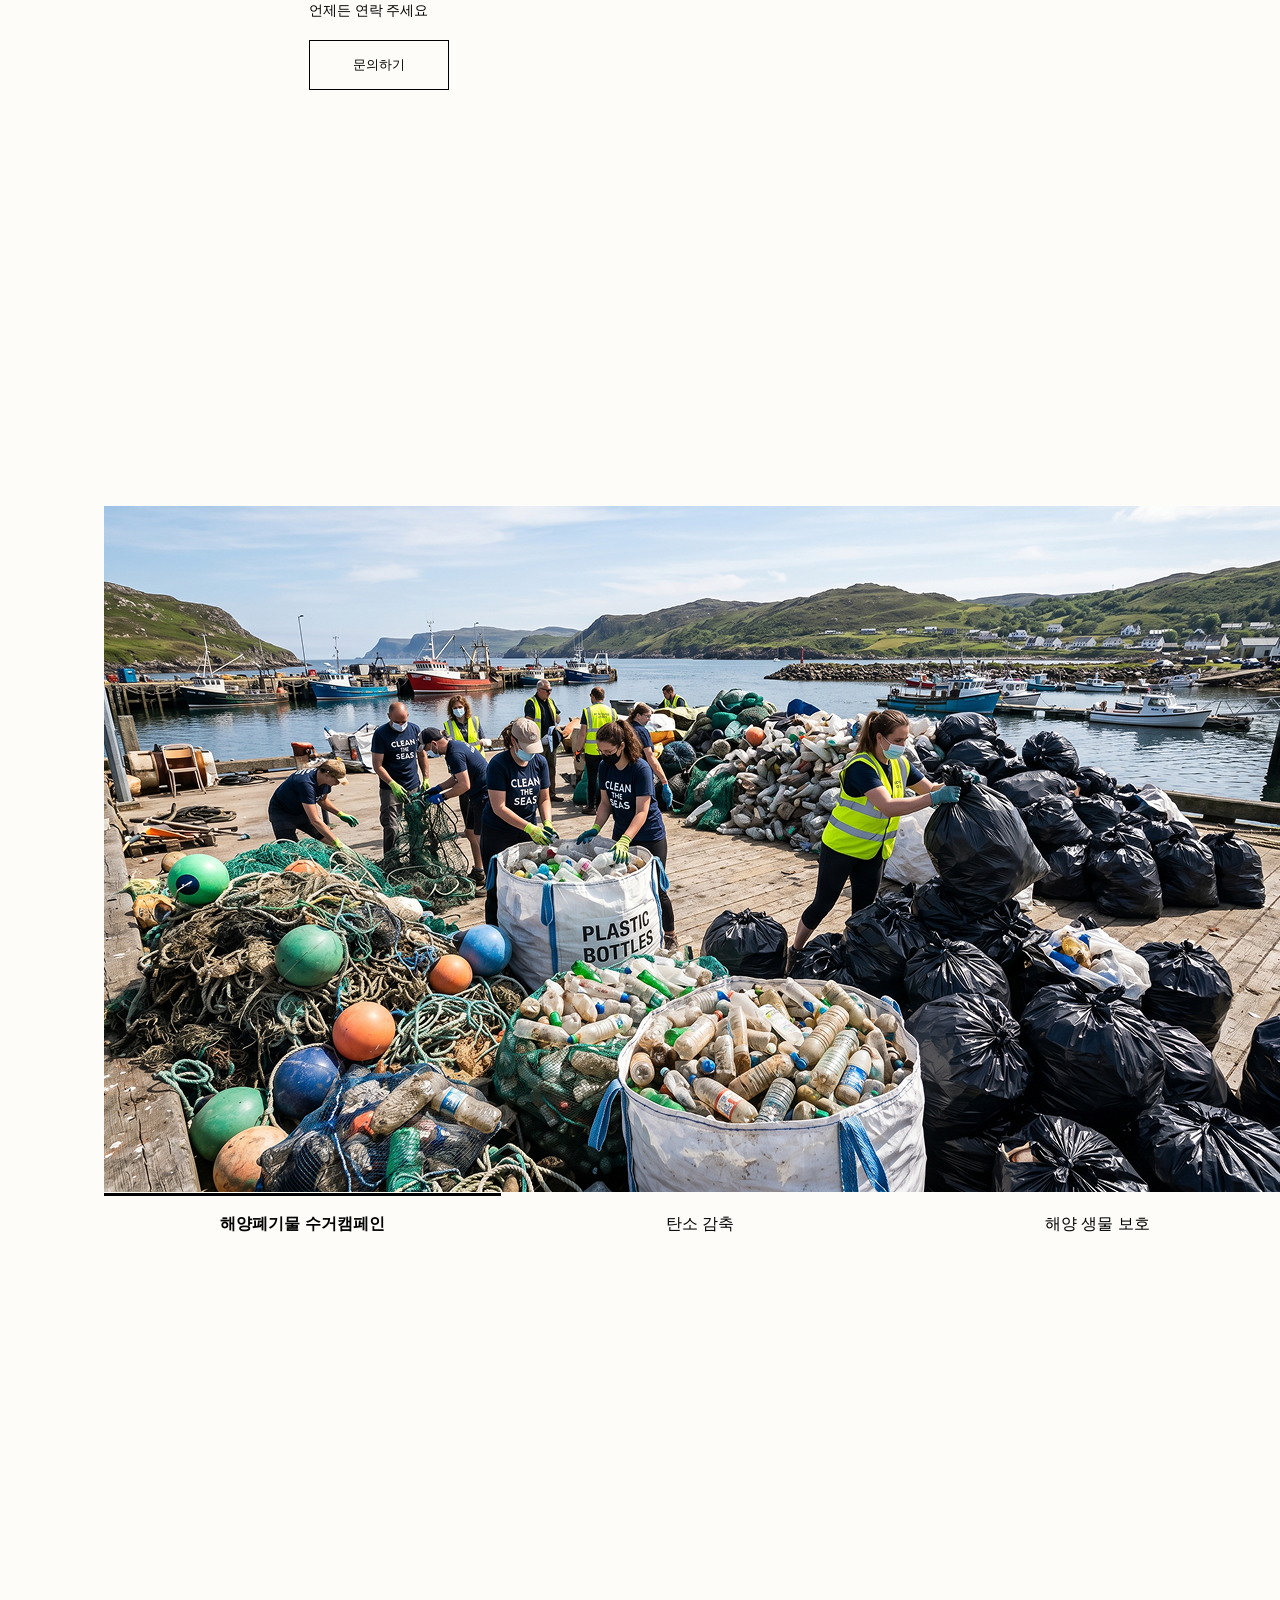
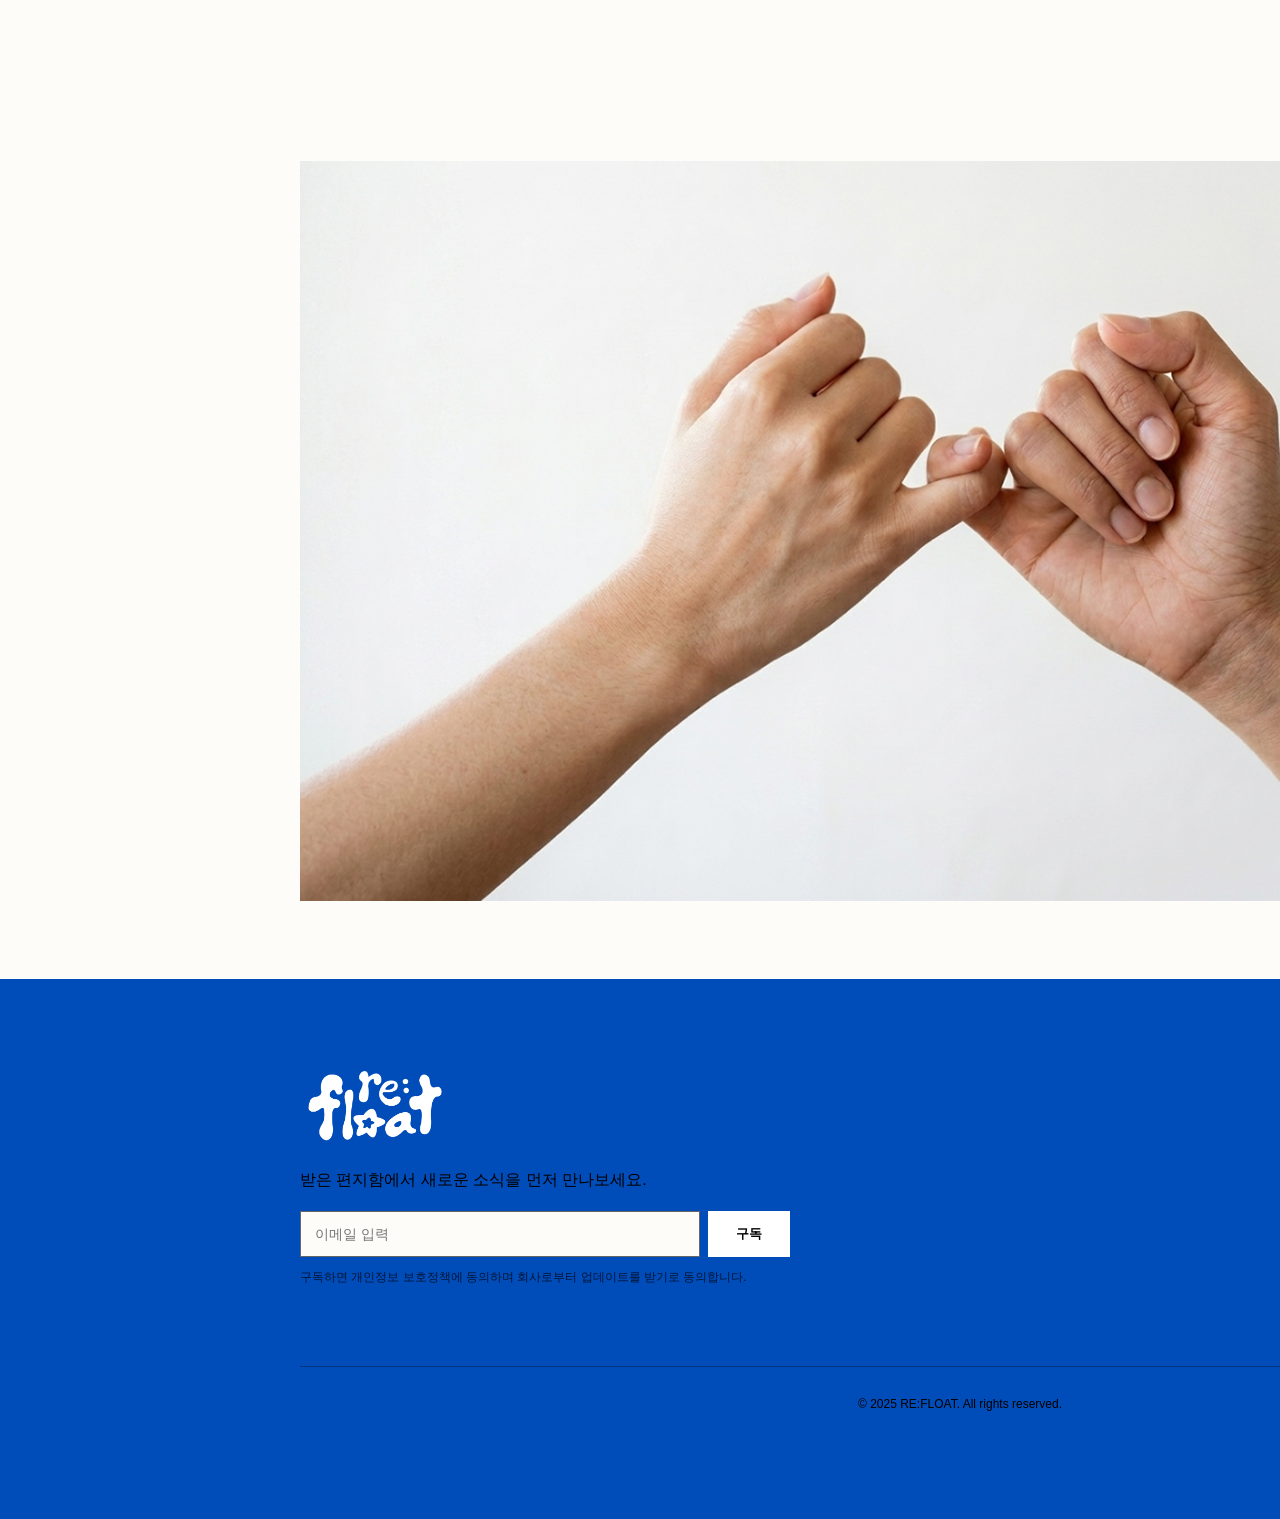
<file: sub/sub4.html>
<!DOCTYPE html>
<html lang="ko">

<head>
    <meta charset="UTF-8">
    <meta name="viewport" content="width=1400">
    <title>re:float</title>
    <link rel="stylesheet" href="../css/style(sub4).css">
    <link rel="icon" type="image/png" sizes="32x32" href="../img/Company Logo - 복사본.png">
    <link href="https://unpkg.com/aos@2.3.1/dist/aos.css" rel="stylesheet">
    <link rel="icon" type="image/png" sizes="32x32" href="./img/Company Logo - 복사본.png">
</head>

<body>
    <div class="pixel-cursor"></div>

    <script>const cursor = document.querySelector('.pixel-cursor');

        document.addEventListener('mousemove', (e) => {
            cursor.style.left = e.clientX + 'px';
            cursor.style.top = e.clientY + 'px';
        });

        // 버튼, 링크, 문의하기 버튼 등에 호버 시 active 클래스 추가
        document.addEventListener('mouseover', (e) => {
            if (e.target.matches('a, button, .faq-action-btn')) {
                cursor.classList.add('active');
            }
        });

        document.addEventListener('mouseout', (e) => {
            if (e.target.matches('a, button, .faq-action-btn')) {
                cursor.classList.remove('active');
            }
        });</script>
    <div id="wrap_wrap">
        <div id="header_wrap">
            <div id="header_wrap">
                <div class="header">
                    <ul class="gnb">
                        <li class="logo-area">
                            <a href="../index.html"><img class="logo" src="../img/로고.png" alt="로고"></a>
                        </li>

                        <li class="menu-item">
                            <a href="./sub1.html">
                                <p>THE TIDE</p>
                            </a>
                        </li>

                        <li class="menu-item">
                            <a href="./sub4.html">
                                <p>탐색</p>
                            </a>
                            <div class="mega-menu">
                                <div class="mega-inner">
                                    <div class="menu-col">
                                        <h3>컬렉션</h3>
                                        <div class="item"><img src="../img/Vector.png" alt="아이콘" class="menu-icon">
                                            <div>
                                                <h4><a href="../sub/sub3.html">큐레이티드 샵</h4></a>
                                                <p>제품을 통해 바다를 살린다</p>
                                            </div>
                                        </div>
                                        <div class="item"><img src="../img/Vector.png" alt="아이콘" class="menu-icon">
                                            <div>
                                                <h4><a href="../sub/sub2.html">갤러리 앤 아카이브</h4></a>
                                                <p>각 제품의 출처와 이야기</p>
                                            </div>
                                        </div>
                                    </div>
                                    <div class="menu-col">
                                        <h3>정보</h3>
                                        <div class="item"><img src="../img/Vector.png" alt="아이콘" class="menu-icon">
                                            <div>
                                                <h4><a href="../sub/sub4.html">서포트</a></h4>
                                                <p>자주 묻는 질문과 답변</p>
                                            </div>
                                        </div>
                                    </div>
                                </div>
                            </div>
                </div>
                </li>
                </ul>
            </div>
        </div>
        <div id="banner_wrap">
            <div class="banner">
                <div data-aos="fade-up" data-aos-anchor-placement="top-bottom">
                    <h6 class="banner_h6">연결</h6>
                    <h1 class="banner_h1">우리와 함께</h1>
                    <p class="banner_p">
                        질문이 있으신가요? 우리는 항상 당신의 얘기를 듣고 있습니다
                    </p>
                    <a href="" class="banner_a">더보기</a>
                </div>
            </div>
        </div>

        <script src="https://unpkg.com/aos@2.3.1/dist/aos.js"></script>

        <script>
            AOS.init();
        </script>

        <section id="faq-section">
            <div class="faq-container">
                <div class="faq-header-box">
                    <h2>문의사항</h2>
                    <p>제품과 배송, 관리에 대해 알아보세요</p>
                </div>

                <div class="faq-list-grid">
                    <div class="faq-card">
                        <h3>교환이나 환불이 가능한가요?</h3>
                        <p>구매 후 30일 이내에 환불이나 교환을 요청할 수 있습니다. 제품이 미사용 상태여야 하며, 원본 포장재와 함께 반송해야 합니다. 반송료는 고객이 부담합니다..</p>
                    </div>
                    <div class="faq-card">
                        <h3>사진 제출 시 주의사항?</h3>
                        <p>고해상도 사진을 권장하며, RE:FLOAT 제품이 명확하게 보이는 구도가 좋습니다. 실내 조명이 자연스럽고 당신의 개성이 드러나는 공간이라면 더더욱. 제출된 사진은
                            추후 블루
                            룸 아카이브에 게재될 수 있습니다.</p>
                    </div>
                    <div class="faq-card">
                        <h3>제품의 출처는 어디인가요?</h3>
                        <p>모든 제품은 100% 재활용 해양 폐기물로 만들어집니다. 각 제품 페이지에서 구체적인 출처 정보를 확인할 수 있습니다. 우리는 투명성을 중요하게 생각합니다..</p>
                    </div>
                    <div class="faq-card">
                        <h3>국제 배송은 어디까지 가능한가요?</h3>
                        <p>현재 아시아, 유럽, 북미 지역으로 배송 중입니다. 특정 국가의 배송 가능 여부는 결제 단계에서 확인할 수 있습니다. 관세나 수입세는 고객이 부담합니다..
                        </p>
                    </div>
                    <div class="faq-card">
                        <h3>제품을 어떻게 관리하나요?</h3>
                        <p>우리의 제품들은 재활용 해양 폐기물로 만들어져 내구성이 뛰어납니다. 부드러운 천으로 정기적으로 닦아주고 직사광선을 피해 보관하세요. 자세한 관리법은 제품과 함께
                            제공되는
                            가이드를 참고하세요.</p>
                    </div>
                    <div class="faq-card">
                        <h3>사이즈 교환은 어떻게 하나요?</h3>
                        <p>사이즈가 맞지 않으면 배송료 없이 교환해드립니다. 고객 센터에 문의하시면 반송 라벨을 보내드리겠습니다. 새 사이즈의 제품은 반품 확인 후 발송됩니다.</p>
                    </div>
                    <div class="faq-card">
                        <h3>대량 주문이 가능한가요?</h3>
                        <p>기업이나 단체 주문은 별도로 처리됩니다. 고객 센터로 연락하시면 맞춤형 견적을 제공해드리겠습니다. 특별한 요청사항도 함께 논의할 수 있습니다.</p>
                    </div>
                    <div class="faq-card">
                        <h3>구독 서비스가 있나요?</h3>
                        <p>현재 정기 배송 서비스는 제공하지 않습니다. 대신 새로운 컬렉션 출시 시 알림을 받으실 수 있습니다. 뉴스레터 구독으로 최신 정보를 먼저 확인하세요.</p>
                    </div>
                </div>

                <div class="faq-footer-box">
                    <h3>더 궁금한 점이 있으세요?</h3>
                    <p>언제든 연락 주세요</p>
                    <button class="faq-action-btn">문의하기</button>
                </div>
            </div>
        </section>
        <!-- 입력칸 -->
        <div class="wrapper_text">
            <div data-aos="fade-up" data-aos-anchor-placement="top-bottom">
                <h6>투명성</h6>
                <h1>당신의 선택이 바다를 바꿉니다</h1>
                <p>RE:FLOAT와 함께 만들어가는 이 변화는 더 푸른 내일로 향하는 가장 확실한 약속입니다.</p>
            </div>
        </div>
        <div class="wrapper">

            <div class="container">
                <div id="image-display" class="image-box">
                    <img src="../img/campain1.png" alt="캠페인 이미지" id="main-img">
                </div>

                <nav class="tab-menu">
                    <button class="tab-btn active" onclick="changeContent('campaign')">해양폐기물 수거캠페인</button>
                    <button class="tab-btn" onclick="changeContent('carbon')">탄소 감축</button>
                    <button class="tab-btn" onclick="changeContent('marine')">해양 생물 보호</button>
                </nav>
            </div>
        </div>
        <script src="../js/sub4_tap.js"></script>
        <div class="main-wrapper">
            <div class="content1-wrapper">
                <section class="text1-section">
                    <div data-aos="fade-up" data-aos-anchor-placement="top-bottom">
                        <h1>우리의 영향을 확인하세요</h1>
                        <p>RE:FLOAT의 지속가능성 여정을 자세히 알아보세요.</p>
                        <button class="download-btn">보고서 다운로드</button>
                    </div>
                </section>

                <div class="image1-section">
                    <img src="../img/promise.png" alt="핑크키 약속 이미지">
                </div>
            </div>
        </div>
        <!-- footer 시작 -->
        <div class="footer-wrap">
            <div class="footer-inner">
                <div class="footer-top">
                    <div class="footer-left">
                        <div class="footer-left">
                            <!-- 텍스트 대신 이미지 태그 사용 -->
                            <a href="/" class="logo-link">
                                <img src="../img/logo_white.png" alt="RE:FLOAT" class="logo-img">
                            </a>
                            <p class="desc">받은 편지함에서 새로운 소식을 먼저 만나보세요.</p>
                            <!-- ... 이하 동일 ... -->
                        </div>
                        </p>
                        <form class="input-group">
                            <input type="email" placeholder="이메일 입력" required>
                            <button type="submit">구독</button>
                        </form>
                        <p class="sub-text">구독하면 개인정보 보호정책에 동의하며 회사로부터 업데이트를 받기로 동의합니다.</p>
                    </div>

                    <div class="footer-right">
                        <div class="menu-group">
                            <h4 class="menu-title">탐색하기</h4>
                            <ul class="menu-list">
                                <li><a href="../index.html">홈</a></li>
                                <li><a href="../sub/sub1.html">더 타이드</a></li>
                                <li><a href="../sub/sub2.html">갤러리 & 아카이브</a></li>
                                <li><a href="../sub/sub3.html">큐레이티드 샵</a></li>
                            </ul>
                        </div>
                        <div class="menu-group">
                            <h4 class="menu-title">팔로우</h4>
                            <ul class="sns-list">
                                <li><img src="../img/Facebook.png" alt="FB"> Facebook</li>
                                <li><img src="../img/Instagram.png" alt="IG"> Instagram</li>
                                <li><img src="../img/X.png" alt="X"> X</li>
                                <li><img src="../img/LinkedIn.png" alt="LI"> LinkedIn</li>
                                <li><img src="../img/Youtube.png" alt="YT"> Youtube</li>
                            </ul>
                        </div>
                    </div>
                </div>

                <div class="footer-bottom">
                    © 2025 RE:FLOAT. All rights reserved.
                </div>
            </div>
        </div>
    </div>

</body>

</html>
</file>
<file: css/style(sub1).css>
* {
    margin: 0;
    padding: 0;
    background-color: 004CB9;
}
.wrap_wrap{
    min-width: 1400px;
    overflow: hidden;
}

body { cursor: none; }
.pixel-cursor {
    width: 48px;
    height: 48px;
    position: fixed;
    pointer-events: none;
    z-index: 9999;
    /* 기본 화살표 모양 + 내부 블루 + 화이트 테두리 */
    background-image: url('data:image/svg+xml;utf8,<svg xmlns="http://www.w3.org/2000/svg" width="24" height="24" viewBox="0 0 24 24"><path fill="white" d="M1 1v17l5-5 3 7 3-1-3-7 7-2z"/><path fill="%23004CB9" d="M2 2v13l4-4 2 5 2-1-2-5 6-2z"/></svg>');
    background-repeat: no-repeat;
    transition: transform 0.1s;
}

/* 버튼 호버 시 디자인 */
.pixel-cursor.active {
    /* 손가락 모양으로 변경 */
    background-image: url('data:image/svg+xml;utf8,<svg xmlns="http://www.w3.org/2000/svg" width="24" height="24" viewBox="0 0 24 24"><path fill="white" d="M8 2v14l3-3 2 5 2-1-2-5 4-2z"/><path fill="%23004CB9" d="M9 3v11l2-2 2 4 1-1-2-4 3-2z"/></svg>');
    transform: scale(1.2);
}
/* 메인비디오 */
.main video {
    position: absolute;
    top: 0px;
    left: 50%;
    transform: translateX(-50%);
    min-width: 100%;
    min-height: 100%;
    width: auto;
    height: auto;
    z-index: -1000;
    overflow: hidden;
}

.main {
    display: block;
    overflow: hidden;
    height: 1060px;
    position: relative;
}

/* 메인비디오 끝 */

ul {
    list-style: none;
}

a {
    color: inherit;
    text-decoration: none;
}

body {
    font-size: 14px;
    font-family: 나눔고딕;
    background-color: #fdfcf8;
    ;
}


ul {
    display: flex;
}

#header_wrap {
    height: 70px;
    background-color: #004CB9;
    margin: 0 auto;
    color: black;
    position: fixed;
    /* 화면에 고정하겠다는 의미 */
    top: 0;
    /* 화면 맨 위에 딱 붙임 */
    position: relative;
    width: 100%;
    z-index: 1000;
}

.header {
    height: 70px;
    width: 1320px;
    margin: 0 auto;
    display: flex;
    align-items: center; /* 로고와 메뉴 세로 중앙 정렬 */
    justify-content: space-between;
}

.logo {
    width: 84px;
    height: 36px;
    display: block;
    object-fit: contain;
     /* 
    이미지 하단 공백 제거 */
}
/* 서브메뉴 */

/* GNB 아이템을 상대 위치로 설정 */

/* 메가 메뉴 기본 설정 */
.mega-menu {
    position: absolute;
    top: 100%;
    /* GNB 바로 아래 */
    left: 50%;
    transform: translateX(-50%);
    width: 100%;
    background: #fdfcf8;
    display: none;
    /* 기본 숨김 */
    box-shadow: 0 10px 20px rgba(0, 0, 0, 0.1);
    z-index: 999;
    margin: 0 auto;
    color: #000;
}

/* 호버 시 나타나기 */
/* 호버 시 나타나기 */
.menu-item:hover .mega-menu {
    display: flex;
    justify-content: center;
    align-items: center;
}

/* 내부 콘텐츠 레이아웃 */
.mega-inner {
    display: flex;
    gap: 100px;
    width: 1320PX;
    margin: 0 auto;
    padding: 40px;
}

/* 3. 아이콘과 텍스트 정렬 */
.item {
    display: flex;
    align-items: center;
    /* 아이콘과 텍스트 세로 중앙 정렬 */
    gap: 15px;
    cursor: pointer;
}

.menu-icon {
    width: 24px;
    /* 이미지 사이즈 조절 */
    height: 24px;
    object-fit: contain;
}

.text-wrap h4 {
    font-size: 16px;
    margin-bottom: 4px;
}

.text-wrap p {
    font-size: 13px;
    color: #666;
}

.menu-col {
    display: flex;
    flex-direction: column;
    gap: 20px;
}

.item {
    display: flex;
    align-items: flex-start;
    gap: 15px;
}

.item h4 {
    font-size: 16px;
    margin-bottom: 5px;
}

.item h4:hover{
    text-decoration: underline 2px solid #000;
}
.item p {
    font-size: 13px;
    color: #666;
}

/* gnb 스타일 수정 */
.gnb {
    display: flex;
    align-items: center; /* 세로 중앙 정렬 */
    list-style: none;
    padding: 0;
    margin: 0;
    gap: 30px; /* 메뉴 간의 간격을 조절합니다 (필요에 따라 조절) */
}

/* 로고와 메뉴 사이의 강제적인 여백(auto) 제거 */
.gnb > li:first-child {
    margin-right: 0; 
}
.gnb li p {
    font-size: 16px;
    padding: 23px 30px;
  
}

.gnb>li>a {
    position: relative;
    text-decoration: none;
    color: #fdfcf8;
}

.gnb>li>a::after {
    content: "";
    position: absolute;
    bottom: 0px;
    left: 0;
    width: 0;
    height: 2px;
    background-color: #fdfcf8;
    transition: width 0.3s ease;
    /* 부드러운 밑줄 효과 */
}

.menu-item:hover>a::after {
    width: 100%;
    /* 호버 시 밑줄 100% */
}

/* lnb */

.lnb li {
    font-size: 16px;
    margin: 10px;
    width: 70px;
    height: 50px;
    display: flex;
    justify-content: center;
    align-items: center;
    /* 배경색과 패딩은 a 태그로 이동 */
}

.lnb li a {
    display: flex;
    /* Flexbox 사용 */
    justify-content: center;
    /* 가로 중앙 정렬 */
    align-items: center;
    /* 세로 중앙 정렬 */

    width: 100%;
    height: 100%;

    background-color: #004CB9;
    color: #fdfcf8;
    text-decoration: none;
    transition: background-color 0.3s;
}

.lnb li a:hover {
    background-color: #000;
}

.logo {
    height: 60px;
}

ul {
    display: flex;
}

/* 헤더 끝 */

#banner_wrap {
    height: 490px;
    color: #fdfcf8;
    ;
}

.banner {
    height: 490px;
    width: 1320px;
    margin: 0 auto;
}

.banner_h6 {
    text-align: center;
    color: black;
    padding-top: 120px;
    font-size: 16px;
    margin-bottom: 10px;
}

.banner_h1 {
    text-align: center;
    color: black;
    font-size: 56px;

}

.banner_p {
    text-align: center;
    color: black;
    font-size: 18px;
    padding-top: 20px;
    margin-bottom: 40px;
}

.banner_a {

    display: block;
    /* 블록으로 변경 */
    width: 100px;
    /* 너비 지정 (필수) */
    margin: 0 auto;
    /* 가로 중앙 정렬 */
    text-align: center;
    /* 내부 글자 중앙 정렬 */

    padding: 20px 0;
    background-color: #004CB9;
    color: white;
    text-decoration: none;
}

.banner_a:hover {
    background-color: #000;
}

/* 여기까지가 배너 */

#main1_wrap {
    height: 720px;
    width: 1320px;
    margin: 0 auto;
}

.main1 {
    height: 720px;
    width: 1320px;
    margin: 0 auto;
    display: flex;
}

.main1_left {
    width: 660px;
    height: 720px;
}

.main1_right {
    width: 660px;
    height: 720px;
}

.main1_h6 {
    font-size: 16px;
    padding-top: 170px;
    padding-left: 40px;
}

.main1_h1 {
    padding-top: 15px;
    padding-left: 40px;
    font-size: 48px;
    line-height: 65px;
}

.main1_p {
    padding-left: 40px;
    padding-top: 40px;
    font-size: 18px;
}

.main1_ul li {
    padding-left: 40px;
}

.main1_h4 {
    font-size: 20px;
    padding-top: 30px;
    padding-bottom: 10px;
}

.main1_h5 {
    font-size: 16px;
    font-weight: 500;
}

/* main1끝 */

/* main2시작 */

#main2_wrap {
    height: 850px;
}

.main2 {
    height: 850px;
    width: 1320px;
    margin: 0 auto;
}

.main2_h6 {
    font-size: 16px;
    padding-top: 170px;
    padding-left: 40px;
}

.main2_h1 {
    padding-top: 15px;
    padding-left: 40px;
    font-size: 48px;
    line-height: 65px;
}

.main2_p {
    padding-left: 40px;
    padding-top: 40px;
    font-size: 18px;
}

.main2_ul {
    padding-left: 40px;
    padding-right: 40px;
    padding-top: 70px;
    display: flex;
    justify-content: space-between;
}

.main2_h5 {
    font-size: 24px;
    padding-top: 20px;
    padding-bottom: 15px;
}

.main2_p_Ul {
    font-size: 16px;
    padding-top: 10px;
}

#main3_wrap {
    height: 470px;
}

.main3 {
    margin: 0 auto;
    height: 470px;
    width: 1320px;
    overflow: hidden;
    position: relative;
    color: #fdfcf8;
}

.main3 video {
    position: absolute;
    top: 0;
    width: 100%;
    height: 100%;
    object-fit: cover;
}

.main3_h6 {
    position: absolute;
    font-size: 16px;
}

#main4_wrap {
    margin: 0 auto;
    height: 830px;
}

.main4 {
    width: 1320px;
    height: 830px;
    margin: 0 auto;

}

#main5_wrap {
    height: 1160px;
    margin: 0 auto;

}

.main5_1 {
    height: 410px;
    width: 1320px;
    margin: 0 auto;
    text-align: center;
}

.main5_h1 {
    font-size: 48px;
    padding-top: 90px;
}

.main5_p {
    font-size: 18px;
    padding-top: 20px;
    padding-bottom: 35px;
}

.main5_a {

    display: block;
    /* 블록으로 변경 */
    width: 100px;
    /* 너비 지정 (필수) */
    margin: 0 auto;
    /* 가로 중앙 정렬 */
    text-align: center;
    /* 내부 글자 중앙 정렬 */

    padding: 20px 0;
    background-color: #000000;
    color: white;
    text-decoration: none;
}

.main5_a:hover {
    background-color: #004CB9;
}

.main5_2 {
    margin: 0 auto;
    height: 740px;
    width: 1320px;
    display: flex;
    justify-content: center;
    /* 가로 중앙 정렬 */
    align-items: center;
    /* 세로 중앙 정렬 */
    height: 100%;
    position: relative;
}

#slider-img {
    position: absolute;
    top: 0;
    width: 1320px;
    margin: 0 auto;
    height: 740px;
    object-fit: cover;
    /* 이미지가 찌그러지지 않고 비율을 유지하며 꽉 채워지게 함 */

}

/* main5 끝 */

.main6 {
    height: 200px;
}

#footer_wrap {
    height: 540px;
    background-color: #004CB9;
    position: relative;
    overflow: hidden;
}

.footer1 {
    height: 540px;
    width: 1320px;
    display: flex;
    margin: 0 auto;
}

.footer_left {
    height: 540px;
    width: 670px;
    margin: 0 auto;
}

.footer_logo {
    width: 110px;
    /* 원하는 가로 크기로 조절 */
    height: auto;
    /* 비율을 유지하며 높이 자동 조절 */
    display: block;
    position: relative;
    top: 80px;
}

.footer-subscribe {
    max-width: 1320px;
    margin: 0 auto;
    display: flex;
    align-items: center;
    gap: 40px;
    /* 텍스트와 입력창 사이 간격 */
}

.subscribe-form {
    display: flex;
    width: 100%;
    max-width: 400px;
    /* 필요에 따라 조정 */
    position: absolute;
    top: 200px;
}

.subscribe-form input {
    flex: 1;
    padding: 12px 15px;
    border: 1px solid #000;
    outline: none;
    width: 400px;
    height: 50px;
    box-sizing: border-box;
    margin-right: 20px;
}

.subscribe-form button {
    padding: 12px 25px;
    background-color: #fff;
    border: 1px solid #000;
    cursor: pointer;
    font-weight: bold;
}

.subscribe-form button:hover {
    background-color: #000;
    color: #fff;
}

.subscribe-text_h3 {
    position: absolute;
    top: 155px;
    font-size: 16px;
    font-weight: 500;
}

.subscribe-text_p {
    color: #000;
    font-size: 12px;
    position: absolute;
    top: 260px;
}

.footer_right_wrap {
    width: 670px;
    height: 540px;
    background-color: #004CB9;
    overflow: hidden;
}

/* 푸터 li */

.footer {
    color: white;
    padding: 50px;
    display: flex;
    flex-direction: column;
    /* 전체를 세로로 정렬 */
    gap: 40px;
    /* 섹션 간의 간격 */
}

.footer-title1 {
    font-size: 16px;
    font-weight: bold;
    /* 제목 굵게 */
    margin-bottom: 15px;

}

/* 1320px 컨테이너 기준 정렬 */
.footer1 {
    width: 1320px;
    margin: 0 auto; /* 좌우 중앙 정렬 */
    display: flex;
    justify-content: space-between; /* 왼쪽(logo)과 오른쪽(nav) 배치 */
    align-items: flex-start;
}

/* 오른쪽 영역을 묶은 컨테이너 */
.footer_nav_container {
    display: flex;
    gap: 120px; /* 탐색하기와 팔로우 사이의 간격 */
    justify-content: flex-end; /* 이 부분이 오른쪽 정렬 핵심 */
    /* 1. 오른쪽으로 더 밀기 */
    /* 2. 위쪽 여백 주기 */
    margin-top: 90px; /* 푸터 상단에서 내려올 간격 */
}



/* absolute 제거하고 자연스럽게 배치 */
.footer-title1, .footer-title2, .footer-links1, .footer-links2 {
    position: static; /* absolute 제거 */
    margin: 0;
}



/* 내비게이션 스타일은 그대로 유지하되 
   flex를 활용해 쌓이도록 함 */
.footer_right, .footer_right_wrap {
    display: flex;
    flex-direction: column;
    gap: 15px;
}

.footer-title2 {
    font-size: 16px;
    font-weight: bold;
    /* 제목 굵게 */
    margin-bottom: 15px;

}

.footer-links1 {
    display: flex;
    flex-direction: column;
    /* 링크들을 세로로 정렬 */
    gap: 10px;
    /* 링크 사이 간격 */

}

.footer-links2 {
    display: flex;
    flex-direction: column;
    /* 링크들을 세로로 정렬 */
    gap: 10px;
    /* 링크 사이 간격 */

}

.footer-links1 a {
    color: rgb(0, 0, 0);
    text-decoration: none;
    /* 밑줄 제거 */
    font-size: 14px;
}

.footer-links1 a:hover {
    color: white;
}

.footer-links2 a {
    color: rgb(0, 0, 0);
    text-decoration: none;
    /* 밑줄 제거 */
    font-size: 14px;
}

.footer-links2 a:hover {
    color: white;
}

.footer-links2 a {
    display: flex;
    /* 아이콘과 텍스트를 나란히 배치 */
    align-items: center;
    /* 세로 중앙 정렬 */
    gap: 10px;
    /* 아이콘과 텍스트 사이 간격 */

    color: rgb(0, 0, 0);
    text-decoration: none;
    font-size: 16px;
    /* 텍스트 크기 */
}

.footer-links2 a img {
    width: 17px;
    /* 폰트 크기인 16px와 동일하게 설정 */
    height: 17px;
    object-fit: contain;
    /* 이미지가 찌그러지지 않게 유지 */
}


/* FOOTER */

.footer-wrap {
    margin: 0 auto;
    width: 1920px;
    height: 540px;
    background-color: #004CB9;
    display: flex;
    justify-content: center;
    color: #ffffff;
    font-family: 'Pretendard', sans-serif;
}

.footer-inner {
    width: 1320px;
    padding-top: 80px;
}

.footer-top {
    display: flex;
    justify-content: space-between;
}

/* 왼쪽 영역 */
.logo-img {
    width: 150px;
    /* 로고 이미지의 실제 너비에 맞춰 조정하세요 */
    height: auto;
    margin-bottom: 24px;
    display: block;
}

.desc {
    margin-bottom: 20px;
    font-size: 16px;
    color: #000;
}

.input-group {
    display: flex;
    gap: 8px;
    margin-bottom: 12px;
}

.input-group input {
    width: 400px;
    padding: 14px;
    border: none;
    outline: none;
    font-size: 14px;
    border: 1px solid #666;
}

.input-group button {
    padding: 14px 28px;
    border: none;
    background: #fff;
    color: #000000;
    font-weight: 700;
    cursor: pointer;
}

.input-group button:hover {
    background-color: #000;
    color: #fdfcf8;
}

.sub-text {
    font-size: 12px;
    opacity: 0.7;
    color: #000;
}

/* 오른쪽 메뉴 */
.footer-right {
    display: flex;
    gap: 120px;
}

.menu-group {
    display: flex;
    color: #000;
    flex-direction: column;
    /* 요소를 세로로 배치 */
}

.menu-title {
    margin-bottom: 20px;
    font-size: 18px;
}

.menu-title:hover{
    text-decoration: underline 1px solid #000;
}
.menu-list,
.sns-list {
    list-style: none;
    display: flex;
    flex-direction: column;
    /* 리스트 아이템을 세로로 정렬 */
    gap: 12px;
    /* 아이템 간의 세로 간격 */
}

.menu-list li {
    margin-bottom: 12px;
    cursor: pointer;
    font-size: 14px;
}

/* SNS 아이콘 조정 */
.sns-list li {
    display: flex;
    align-items: center;
    gap: 10px;
    /* 아이콘과 텍스트 사이 간격 */
    font-size: 14px;
    cursor: pointer;
}

.sns-list li img {
    width: 18px;
    height: 18px;
    object-fit: contain;
}

/* 하단 카피라이트 */
.footer-bottom {
    margin-top: 80px;
    border-top: 1px solid rgba(0, 0, 0, 0.3);
    padding-top: 30px;
    text-align: center;
    font-size: 12px;
    color: #000;
}

/* 탐색하기 메뉴 리스트 아이템 호버 */


.menu-list li a:hover {
    text-decoration: underline;
    opacity: 0.8; /* 호버 시 약간 투명하게 해서 효과 강조 */
}

/* 팔로우 리스트 아이템 호버 */


.sns-list li:hover {
    text-decoration: underline;
    opacity: 0.8;
}
</file>
<file: css/style(sub2).css>
* {
    margin: 0;
    padding: 0;

}
body { cursor: none; }
.pixel-cursor {
    width: 48px;
    height: 48px;
    position: fixed;
    pointer-events: none;
    z-index: 9999;
    /* 기본 화살표 모양 + 내부 블루 + 화이트 테두리 */
    background-image: url('data:image/svg+xml;utf8,<svg xmlns="http://www.w3.org/2000/svg" width="24" height="24" viewBox="0 0 24 24"><path fill="white" d="M1 1v17l5-5 3 7 3-1-3-7 7-2z"/><path fill="%23004CB9" d="M2 2v13l4-4 2 5 2-1-2-5 6-2z"/></svg>');
    background-repeat: no-repeat;
    transition: transform 0.1s;
}

/* 버튼 호버 시 디자인 */
.pixel-cursor.active {
    /* 손가락 모양으로 변경 */
    background-image: url('data:image/svg+xml;utf8,<svg xmlns="http://www.w3.org/2000/svg" width="24" height="24" viewBox="0 0 24 24"><path fill="white" d="M8 2v14l3-3 2 5 2-1-2-5 4-2z"/><path fill="%23004CB9" d="M9 3v11l2-2 2 4 1-1-2-4 3-2z"/></svg>');
    transform: scale(1.2);
}
body {
    background-color: #fdfcf8;
}
#wrap_wrap{
    min-width: 1400px;
    overflow: hidden;
}

#marquee_wrap {
    width: 100%;
    height: 40px;
    /* div 높이 */
    background-color: #004CB9;
    /* 배경색 */
    overflow: hidden;
    display: flex;
    align-items: center;
    /* 세로 중앙 정렬 */
    border-top: 1px solid #004CB9;
    border-bottom: 1px solid #004CB9;
}

.marquee-content {
    display: flex;
    white-space: nowrap;
    animation: scroll-left 15s linear infinite;
    /* 속도 조절 가능 */
}

.text-item {
    font-size: 16px;
    /* 폰트 크기 */
    color: #000000;
    /* 글자 색상 */
    font-weight: bold;
    padding: 0 40px;
    /* 단어 사이의 일정한 간격 */
    display: inline-block;
}

@keyframes scroll-left {
    0% {
        transform: translateX(0);
    }

    100% {
        transform: translateX(-50%);
    }

    /* 전체 내용의 절반 지점까지만 이동 */
}

ul {
    list-style: none;
}

a {
    color: inherit;
    text-decoration: none;
}

body {
    font-size: 14px;
    font-family: 나눔고딕;
}

#header_wrap {
    height: 70px;
    background-color: #004CB9;
    margin: 0 auto;
    color: black;
    position: fixed;
    /* 화면에 고정하겠다는 의미 */
    top: 0;
    /* 화면 맨 위에 딱 붙임 */
    position: relative;
    width: 100%;
    z-index: 1000;
}

.header {
    height: 70px;
    width: 1320px;
    margin: 0 auto;
    display: flex;
    align-items: center; /* 로고와 메뉴 세로 중앙 정렬 */
    justify-content: space-between;
}

.logo {
    width: 84px;
    height: 36px;
    display: block;
    object-fit: contain;
     /* 
    이미지 하단 공백 제거 */
}
/* 서브메뉴 */

/* GNB 아이템을 상대 위치로 설정 */

/* 메가 메뉴 기본 설정 */
.mega-menu {
    position: absolute;
    top: 100%;
    /* GNB 바로 아래 */
    left: 50%;
    transform: translateX(-50%);
    width: 100%;
    background: #fdfcf8;
    display: none;
    /* 기본 숨김 */
    box-shadow: 0 10px 20px rgba(0, 0, 0, 0.1);
    z-index: 999;
    margin: 0 auto;
    color: #000;
}

/* 호버 시 나타나기 */
.menu-item:hover .mega-menu {
    display: flex;
    justify-content: center;
    align-items: center;
}

/* 내부 콘텐츠 레이아웃 */
.mega-inner {
    display: flex;
    gap: 100px;
    width: 1320PX;
    margin: 0 auto;
    padding: 40px;
}

/* 3. 아이콘과 텍스트 정렬 */
.item {
    display: flex;
    align-items: center;
    /* 아이콘과 텍스트 세로 중앙 정렬 */
    gap: 15px;
    cursor: pointer;
}

.menu-icon {
    width: 24px;
    /* 이미지 사이즈 조절 */
    height: 24px;
    object-fit: contain;
}

.text-wrap h4 {
    font-size: 16px;
    margin-bottom: 4px;
}

.text-wrap p {
    font-size: 13px;
    color: #666;
}

.menu-col {
    display: flex;
    flex-direction: column;
    gap: 20px;
}

.item {
    display: flex;
    align-items: flex-start;
    gap: 15px;
}

.item h4 {
    font-size: 16px;
    margin-bottom: 5px;
}

.item h4:hover{
    text-decoration: underline 2px solid #000;
}
.item p {
    font-size: 13px;
    color: #666;
}

/* gnb 스타일 수정 */
.gnb {
    display: flex;
    align-items: center; /* 세로 중앙 정렬 */
    list-style: none;
    padding: 0;
    margin: 0;
    gap: 30px; /* 메뉴 간의 간격을 조절합니다 (필요에 따라 조절) */
}

/* 로고와 메뉴 사이의 강제적인 여백(auto) 제거 */
.gnb > li:first-child {
    margin-right: 0; 
}
.gnb li p {
    font-size: 16px;
    padding: 23px 30px;
  
}

.gnb>li>a {
    position: relative;
    text-decoration: none;
    color: #fdfcf8;
}

.gnb>li>a::after {
    content: "";
    position: absolute;
    bottom: 0px;
    left: 0;
    width: 0;
    height: 2px;
    background-color: #fdfcf8;
    transition: width 0.3s ease;
    /* 부드러운 밑줄 효과 */
}

.menu-item:hover>a::after {
    width: 100%;
    /* 호버 시 밑줄 100% */
}

/* lnb */

.lnb li {
    font-size: 16px;
    margin: 10px;
    width: 70px;
    height: 50px;
    display: flex;
    justify-content: center;
    align-items: center;
    /* 배경색과 패딩은 a 태그로 이동 */
}

.lnb li a {
    display: flex;
    /* Flexbox 사용 */
    justify-content: center;
    /* 가로 중앙 정렬 */
    align-items: center;
    /* 세로 중앙 정렬 */

    width: 100%;
    height: 100%;

    background-color: #004CB9;
    color: #fdfcf8;
    text-decoration: none;
    transition: background-color 0.3s;
}

.lnb li a:hover {
    background-color: #000;
}

.logo {
    height: 60px;
}

ul {
    display: flex;
}

/* 아카이브 시작 */

/* 전체 컨테이너 (1920x460) */
.archive-wrap {
    width: 1920px;
    height: 460px;
    background-color: #fdfcf8; /* 디자인에 맞게 배경색 설정 */
    display: flex;
    justify-content: center;
    align-items: center;
    margin: 0 auto;
}

/* 내부 컨텐츠 (1320x460) */
.archive-inner {
    width: 1320px;
    height: 100%;
    display: flex;
    flex-direction: column;
    justify-content: center;
    align-items: center; /* 텍스트를 가로 중앙 정렬 */
    text-align: center;
}

/* 텍스트 스타일 */
.subtitle {
    font-size: 16px;
    color: #666;
    margin-bottom: 20px;
}

.title {
    font-size: 60px; /* 제목 크기 조정 */
    font-weight: 700;
    margin-bottom: 24px;
    color: #000;
}

.desc {
    font-size: 18px;
    color: #333;
}

/* 피쳐랩 시작 */

/* 전체 랩 (1920x940) */
#features-wrap {
    width: 1920px;
    height: 940px;
    margin: 0 auto;
    display: flex;
    justify-content: center;
    background-color: #fdfcf8;
}

/* 콘텐츠 랩 (1320x940) */
.features-inner {
    width: 1320px;
    height: 100%;
    display: flex;
    flex-direction: column;
    align-items: center;
    padding-top: 100px;
}

.features-header, 
.card {
    text-align: center;
}

/* 상단 텍스트 */
.section-badge { font-size: 14px; margin-bottom: 10px; color: #666; font-weight: bold;}
.section-title { font-size: 48px; font-weight: 700; margin-bottom: 20px; }
.section-desc { font-size: 18px; color: #333; margin-bottom: 80px; }

/* 카드 배치 */
.cards-container {
    display: flex;
    justify-content: space-between;
    width: 100%;
    margin-bottom: 60px;
}

.card {
    width: 400px; /* 카드 너비 */
    text-align: center;
}

.card img {
    width: 100%;
    height: 300px; /* 이미지 높이 조절 */
    object-fit: cover;
    margin-bottom: 25px;
}

.card h3 { font-size: 24px; margin-bottom: 15px; }
.card p { font-size: 16px; color: #666; }

/* 버튼 스타일 */
.more-btn {
    padding: 15px 40px;
    background-color: #004CB9;
    color: #fff;
    border: none;
    cursor: pointer;
    font-weight: bold;
}

.more-btn:hover{
    background-color: #000;
    color: #fdfcf8;
}

/* 블루룸 시작 */

.wrapper { 
    width: 1920px; 
    height: 860px; 
    margin: 0 auto; 
    display: flex; 
    justify-content: center; 
    align-items: center; 
    background-color: #fdfcf8; 
}

.content-wrapper { 
    width: 1320px; 
    height: 860px; 
    display: flex; 
    align-items: center; 
    /* 여기서 정렬 방식을 변경합니다 */
    justify-content: flex-end; 
    gap: 100px; 
}

.text-section{
    padding-right: 200px;
}

.text-section h1{
    font-size: 48px;
    padding-bottom: 10px;
}

.text-section p{
    font-size: 18px;
}
.slider-container { 
    width: 560px; 
    height: 560px; 
    overflow: hidden; 
    position: relative; 
    padding-right: 100px;
}

.slider { 
    display: flex; 
    transition: transform 0.5s ease-in-out; 
    width: fit-content;
}

.slider img { 
    width: 560px; 
    height: 560px; 
    object-fit: cover; 
}

/* 기존 코드는 유지하고 아래 내용을 수정/추가하세요 */
/* 슬라이더 영역 및 컨트롤러 전체 폭 */
.slider-container, .controls {
    width: 560px;
    margin: 0 auto; /* 중앙 정렬 */
}

.slider-container {
    height: 560px;
    overflow: hidden;
    position: relative;
}

.slider-wrapper {
    display: flex;
    width: 4480px; /* 560px * 8개 */
    transition: transform 0.5s ease-in-out;
}

.slider-wrapper img {
    width: 560px;
    height: 560px;
    object-fit: cover;
}

/* 컨트롤러 배치: 양 끝 정렬 */
.controls {
    display: flex;
    justify-content: space-between; /* 버튼은 좌측, 점은 우측으로 */
    align-items: center;
    margin-top: 20px;
}

/* 버튼 그룹 간격 */
.nav-buttons {
    display: flex;
    gap: 30px; /* 화살표 버튼 간격 */
}

/* 화살표 버튼 크기 고정 (48px * 48px) */
.nav-buttons button {
    width: 48px;
    height: 48px;
    display: flex;
    align-items: center; /* 화살표 텍스트 세로 중앙 정렬 */
    justify-content: center; /* 화살표 텍스트 가로 중앙 정렬 */
    background-color: #fdfcf8; /* 배경색이 필요하면 여기에 추가 */
    border-radius: 50%;
    border: 1px solid #ccc; /* 테두리 필요 시 */
    cursor: pointer;
    padding: 0;
    font-size: 18px; /* 화살표 크기 조절 */
}

/* 버튼 hover 효과 (선택사항) */
.nav-buttons button:hover {
    background-color: #ddd;
}
/* 점 그룹 */
.dots {
    display: flex;
    gap: 10px;
}

.dot {
    width: 10px;
    height: 10px;
    background: #ccc;
    border-radius: 50%;
    cursor: pointer;
}

.dot.active {
    background: #000;
}



#main5_wrap {
    height: 1160px;
    margin: 0 auto;

}

.main5_1 {
    height: 410px;
    width: 1320px;
    margin: 0 auto;
    text-align: center;
}

.main5_h1 {
    font-size: 48px;
    padding-top: 90px;
}

.main5_p {
    font-size: 18px;
    padding-top: 20px;
    padding-bottom: 35px;
}

.main5_a {

    display: block;
    /* 블록으로 변경 */
    width: 100px;
    /* 너비 지정 (필수) */
    margin: 0 auto;
    /* 가로 중앙 정렬 */
    text-align: center;
    /* 내부 글자 중앙 정렬 */

    padding: 20px 0;
    background-color: #000000;
    color: white;
    text-decoration: none;
}

.main5_a:hover {
    background-color: #004CB9;
}

.main5_2 {
    margin: 0 auto;
    height: 740px;
    width: 1320px;
    display: flex;
    justify-content: center;
    /* 가로 중앙 정렬 */
    align-items: center;
    /* 세로 중앙 정렬 */
    height: 100%;
    position: relative;
}

#slider-img {
    position: absolute;
    top: 0;
    width: 1320px;
    margin: 0 auto;
    height: 740px;
    object-fit: cover;
    /* 이미지가 찌그러지지 않고 비율을 유지하며 꽉 채워지게 함 */

}

/* 텍스트 시작 */
#faq-section {
    width: 1920px;
    height: 1230px;
    margin: 0 auto;
    background-color: #fff;
    display: flex;
    justify-content: center;
}

.faq-container {
    width: 1302px;
    height: 1230px;
    display: flex;
    flex-direction: column;
}

.faq-header-box { padding-top: 100px; margin-bottom: 60px; }
.faq-header-box h2 { font-size: 48px; font-weight: 700; margin-bottom: 20px; }

/* 그리드 영역: 높이를 고정하여 하단 박스 위치 보장 */
.faq-list-grid {
    display: grid;
    grid-template-columns: 1fr 1fr;
    gap: 60px 40px;
    height: 700px; /* 그리드가 차지할 높이 */
}

.faq-card h3 { font-size: 20px; margin-bottom: 15px; }
.faq-card p { font-size: 16px; color: #666; line-height: 1.6; }

/* 하단 문의박스: 확실한 구분 */
/* 하단 문의박스: 여백 추가 */
.faq-footer-box {
    border-top: 1px solid #ddd;
    padding-top: 40px;
    margin-top: auto;        /* 위쪽 공간 자동 확보 */
    padding-bottom: 100px;   /* 문의하기 버튼 밑에 100px 공간 확보 */
}

.faq-action-btn {
    width: 140px;
    height: 50px;
    margin-top: 20px;
    background: #fff;
    border: 1px solid #000;
    cursor: pointer;
}

.faq-action-btn:hover{
    background-color: #000;
    color: #fdfcf8;
}
/* 푸터 시작 */

/* FOOTER */

.footer-wrap {
    margin: 0 auto;
    width: 1920px;
    height: 540px;
    background-color: #004CB9;
    display: flex;
    justify-content: center;
    color: #ffffff;
    font-family: 'Pretendard', sans-serif;
}

.footer-inner {
    width: 1320px;
    padding-top: 80px;
}

.footer-top {
    display: flex;
    justify-content: space-between;
}

/* 왼쪽 영역 */
.logo-img {
    width: 150px;
    /* 로고 이미지의 실제 너비에 맞춰 조정하세요 */
    height: auto;
    margin-bottom: 24px;
    display: block;
}

.desc {
    margin-bottom: 20px;
    font-size: 16px;
    color: #000;
}

.input-group {
    display: flex;
    gap: 8px;
    margin-bottom: 12px;
}

.input-group input {
    width: 400px;
    padding: 14px;
    border: none;
    outline: none;
    font-size: 14px;
    border: 1px solid #666;
}

.input-group button {
    padding: 14px 28px;
    border: none;
    background: #fff;
    color: #000000;
    font-weight: 700;
    cursor: pointer;
}

.input-group button:hover {
    background-color: #000;
    color: #fdfcf8;
}

.sub-text {
    font-size: 12px;
    opacity: 0.7;
    color: #000;
}

/* 오른쪽 메뉴 */
.footer-right {
    display: flex;
    gap: 120px;
}

.menu-group {
    display: flex;
    color: #000;
    flex-direction: column;
    /* 요소를 세로로 배치 */
}

.menu-title {
    margin-bottom: 20px;
    font-size: 18px;
}

.menu-list,
.sns-list {
    list-style: none;
    display: flex;
    flex-direction: column;
    /* 리스트 아이템을 세로로 정렬 */
    gap: 12px;
    /* 아이템 간의 세로 간격 */
}

.menu-list li {
    margin-bottom: 12px;
    cursor: pointer;
    font-size: 14px;
}

/* SNS 아이콘 조정 */
.sns-list li {
    display: flex;
    align-items: center;
    gap: 10px;
    /* 아이콘과 텍스트 사이 간격 */
    font-size: 14px;
    cursor: pointer;
}

.sns-list li img {
    width: 18px;
    height: 18px;
    object-fit: contain;
}

/* 하단 카피라이트 */
.footer-bottom {
    margin-top: 80px;
    border-top: 1px solid rgba(0, 0, 0, 0.3);
    padding-top: 30px;
    text-align: center;
    font-size: 12px;
    color: #000;
}

.menu-list li:hover{
    text-decoration: underline 1px solid #000;
}
.sns-list li:hover{
    text-decoration: underline 1px solid #000;
}
</file>
<file: css/style(sub3).css>
* {
    margin: 0;
    padding: 0;

}

body { cursor: none; }
.pixel-cursor {
    width: 48px;
    height: 48px;
    position: fixed;
    pointer-events: none;
    z-index: 9999;
    /* 기본 화살표 모양 + 내부 블루 + 화이트 테두리 */
    background-image: url('data:image/svg+xml;utf8,<svg xmlns="http://www.w3.org/2000/svg" width="24" height="24" viewBox="0 0 24 24"><path fill="white" d="M1 1v17l5-5 3 7 3-1-3-7 7-2z"/><path fill="%23004CB9" d="M2 2v13l4-4 2 5 2-1-2-5 6-2z"/></svg>');
    background-repeat: no-repeat;
    transition: transform 0.1s;
}

/* 버튼 호버 시 디자인 */
.pixel-cursor.active {
    /* 손가락 모양으로 변경 */
    background-image: url('data:image/svg+xml;utf8,<svg xmlns="http://www.w3.org/2000/svg" width="24" height="24" viewBox="0 0 24 24"><path fill="white" d="M8 2v14l3-3 2 5 2-1-2-5 4-2z"/><path fill="%23004CB9" d="M9 3v11l2-2 2 4 1-1-2-4 3-2z"/></svg>');
    transform: scale(1.2);
}
body {
    background-color: #fdfcf8;
}

#wrap_wrap {
    min-width: 1400px;
    overflow: hidden;
}

#marquee_wrap {
    width: 100%;
    height: 40px;
    /* div 높이 */
    background-color: #004CB9;
    /* 배경색 */
    overflow: hidden;
    display: flex;
    align-items: center;
    /* 세로 중앙 정렬 */
    border-top: 1px solid #004CB9;
    border-bottom: 1px solid #004CB9;
}

.marquee-content {
    display: flex;
    white-space: nowrap;
    animation: scroll-left 15s linear infinite;
    /* 속도 조절 가능 */
}

.text-item {
    font-size: 16px;
    /* 폰트 크기 */
    color: #000000;
    /* 글자 색상 */
    font-weight: bold;
    padding: 0 40px;
    /* 단어 사이의 일정한 간격 */
    display: inline-block;
}

@keyframes scroll-left {
    0% {
        transform: translateX(0);
    }

    100% {
        transform: translateX(-50%);
    }

    /* 전체 내용의 절반 지점까지만 이동 */
}

ul {
    list-style: none;
}

a {
    color: inherit;
    text-decoration: none;
}

body {
    font-size: 14px;
    font-family: 나눔고딕;
}

#header_wrap {
    height: 70px;
    background-color: #004CB9;
    margin: 0 auto;
    color: black;
    position: fixed;
    /* 화면에 고정하겠다는 의미 */
    top: 0;
    /* 화면 맨 위에 딱 붙임 */
    position: relative;
    width: 100%;
    z-index: 1000;
}

.header {
    height: 70px;
    width: 1320px;
    margin: 0 auto;
    display: flex;
    align-items: center;
    /* 로고와 메뉴 세로 중앙 정렬 */
    justify-content: space-between;
}

.logo {
    width: 84px;
    height: 36px;
    display: block;
    object-fit: contain;
    /* 
    이미지 하단 공백 제거 */
}

/* 서브메뉴 */

/* GNB 아이템을 상대 위치로 설정 */

/* 메가 메뉴 기본 설정 */
.mega-menu {
    position: absolute;
    top: 100%;
    /* GNB 바로 아래 */
    left: 50%;
    transform: translateX(-50%);
    width: 100%;
    background: #fdfcf8;
    display: none;
    /* 기본 숨김 */
    box-shadow: 0 10px 20px rgba(0, 0, 0, 0.1);
    z-index: 999;
    margin: 0 auto;
    color: #000;
}

/* 호버 시 나타나기 */
.menu-item:hover .mega-menu {
    display: flex;
    justify-content: center;
    align-items: center;
}

/* 내부 콘텐츠 레이아웃 */
.mega-inner {
    display: flex;
    gap: 100px;
    width: 1320PX;
    margin: 0 auto;
    padding: 40px;
}

/* 3. 아이콘과 텍스트 정렬 */
.item {
    display: flex;
    align-items: center;
    /* 아이콘과 텍스트 세로 중앙 정렬 */
    gap: 15px;
    cursor: pointer;
}

.menu-icon {
    width: 24px;
    /* 이미지 사이즈 조절 */
    height: 24px;
    object-fit: contain;
}

.text-wrap h4 {
    font-size: 16px;
    margin-bottom: 4px;
}

.text-wrap p {
    font-size: 13px;
    color: #666;
}

.menu-col {
    display: flex;
    flex-direction: column;
    gap: 20px;
}

.item {
    display: flex;
    align-items: flex-start;
    gap: 15px;
}

.item h4 {
    font-size: 16px;
    margin-bottom: 5px;
}

.item h4:hover {
    text-decoration: underline 2px solid #000;
}

.item p {
    font-size: 13px;
    color: #666;
}

/* gnb 스타일 수정 */
.gnb {
    display: flex;
    align-items: center;
    /* 세로 중앙 정렬 */
    list-style: none;
    padding: 0;
    margin: 0;
    gap: 30px;
    /* 메뉴 간의 간격을 조절합니다 (필요에 따라 조절) */
}

/* 로고와 메뉴 사이의 강제적인 여백(auto) 제거 */
.gnb>li:first-child {
    margin-right: 0;
}

.gnb li p {
    font-size: 16px;
    padding: 23px 30px;

}

.gnb>li>a {
    position: relative;
    text-decoration: none;
    color: #fdfcf8;
}

.gnb>li>a::after {
    content: "";
    position: absolute;
    bottom: 0px;
    left: 0;
    width: 0;
    height: 2px;
    background-color: #fdfcf8;
    transition: width 0.3s ease;
    /* 부드러운 밑줄 효과 */
}

.menu-item:hover>a::after {
    width: 100%;
    /* 호버 시 밑줄 100% */
}

/* lnb */

.lnb li {
    font-size: 16px;
    margin: 10px;
    width: 70px;
    height: 50px;
    display: flex;
    justify-content: center;
    align-items: center;
    /* 배경색과 패딩은 a 태그로 이동 */
}

.lnb li a {
    display: flex;
    /* Flexbox 사용 */
    justify-content: center;
    /* 가로 중앙 정렬 */
    align-items: center;
    /* 세로 중앙 정렬 */

    width: 100%;
    height: 100%;

    background-color: #004CB9;
    color: #fdfcf8;
    text-decoration: none;
    transition: background-color 0.3s;
}

.lnb li a:hover {
    background-color: #000;
}

.logo {
    height: 60px;
}

ul {
    display: flex;
}

/* 헤더 끝 */

/* 전체 래퍼: 1920x1640 */
.wrapper {
    width: 1920px;
    height: 1640px;
    margin: 0 auto;
    background-color: #fdfcf8;
    display: flex;
    justify-content: center;
}

.wrapper h2 {
    font-size: 16px;
    padding-bottom: 10px;
}

.wrapper h1 {
    font-size: 48px;
    padding-bottom: 15px;
}

.wrapper p {
    font-size: 18px;
}

/* 콘텐츠 래퍼: 1320x1640 */
.content-wrapper {
    width: 1320px;
    height: 1640px;
    padding: 50px 0;
}

/* 상품 그리드: 3열 2행 */
.product-grid {
    display: grid;
    grid-template-columns: repeat(3, 1fr);
    grid-template-rows: repeat(2, 1fr);
    gap: 60px 40px;
    /* 행 간격 60px, 열 간격 40px */
    margin-top: 60px;
}

.product-item {
    text-align: left;
}

.product-item img {
    width: 100%;
    height: 400px;
    /* 예시 높이 */
    object-fit: cover;
    background-color: #fdfcf8;
    display: block;
}

.product-name {
    display: block;
    margin-top: 20px;
    font-size: 20px;
    font-weight: bold;
    color: #000;
    text-decoration: none;
}

.product-info {
    margin-top: 8px;
    font-size: 16px;
    color: #333;
}

.product-name:hover{
    text-decoration: underline 1px solid #000;
}

/* 상품탭 호버 시작 */

.img-wrapper {
    position: relative; /* 이미지를 기준으로 삼음 */
    overflow: hidden;
    cursor: pointer;
}

.img-wrapper img {
    display: block;
    width: 100%;
}

/* 이미지 위에 덮일 검은 네모 */
.hover-text {
    position: absolute;
    top: 0;
    left: 0;
    width: 100%;
    height: 100%;
    background-color: rgba(0, 0, 0, 0.4); /* 검은색, 40% 오퍼시티 */
    color: white;
    display: flex;
    justify-content: center;
    align-items: center;
    opacity: 0;
    transition: opacity 0.3s ease;
    font-weight: bold;
    pointer-events: none; /* 텍스트 위로 마우스 이벤트가 통과되도록 함 */
}

/* 마우스가 이미지를 감싸는 영역에 올라갔을 때만 발동 */
.img-wrapper:hover .hover-text {
    opacity: 1;
} 
/* 상품탭 끝 */

/* 재활용탭 시작 */

.process-wrapper {
    width: 1920px;
    height: 780px;
    margin: 0 auto;
    background-color: #fdfcf8;
    display: flex;
    justify-content: center;
    align-items: center;
}

/* 콘텐츠 래퍼: 1320x780 */
.content-box {
    width: 1320px;
    height: 100%;
    display: flex;
    align-items: center;
    gap: 100px;
}

/* 왼쪽 로고 영역 */
.logo-section {
    flex: 1;
    display: flex;
    justify-content: center;
}

.logo-section img {
    width: 556px;
    /* 로고 크기 조절 */
    height: auto;
}

/* 오른쪽 텍스트 영역 */
.text-section {
    flex: 1;
    display: flex;
    flex-direction: column;
    gap: 40px;
}

.text-item h3 {
    margin: 0 0 15px 0;
    font-size: 32px;
    color: #000;
}

.text-item p {
    margin: 0;
    font-size: 16px;
    font-weight: 500;
    color: #414141;
}

/* 슬라이드탭 시작 */

#main5_wrap {
    height: 1160px;
    margin: 0 auto;
    margin-bottom: 200px;
}

.main5_1 {
    height: 410px;
    width: 1320px;
    margin: 0 auto;
    text-align: center;
}

.main5_h1 {
    font-size: 48px;
    padding-top: 90px;
}

.main5_p {
    font-size: 18px;
    padding-top: 20px;
    padding-bottom: 35px;
}

.main5_a {

    display: block;
    /* 블록으로 변경 */
    width: 100px;
    /* 너비 지정 (필수) */
    margin: 0 auto;
    /* 가로 중앙 정렬 */
    text-align: center;
    /* 내부 글자 중앙 정렬 */

    padding: 20px 0;
    background-color: #000000;
    color: white;
    text-decoration: none;
}

.main5_a:hover {
    background-color: #004CB9;
}

.main5_2 {
    margin: 0 auto;
    height: 740px;
    width: 1320px;
    display: flex;
    justify-content: center;
    /* 가로 중앙 정렬 */
    align-items: center;
    /* 세로 중앙 정렬 */
    height: 100%;
    position: relative;
}

#slider-img {
    position: absolute;
    top: 0;
    width: 1320px;
    margin: 0 auto;
    height: 740px;
    object-fit: cover;
    /* 이미지가 찌그러지지 않고 비율을 유지하며 꽉 채워지게 함 */

}



/* FOOTER */

.footer-wrap {
    margin: 0 auto;
    width: 1920px;
    height: 540px;
    background-color: #004CB9;
    display: flex;
    justify-content: center;
    color: #ffffff;
    font-family: 'Pretendard', sans-serif;
}

.footer-inner {
    width: 1320px;
    padding-top: 80px;
}

.footer-top {
    display: flex;
    justify-content: space-between;
}

/* 왼쪽 영역 */
.logo-img {
    width: 150px;
    /* 로고 이미지의 실제 너비에 맞춰 조정하세요 */
    height: auto;
    margin-bottom: 24px;
    display: block;
}

.desc {
    margin-bottom: 20px;
    font-size: 16px;
    color: #000;
}

.input-group {
    display: flex;
    gap: 8px;
    margin-bottom: 12px;
}

.input-group input {
    width: 400px;
    padding: 14px;
    border: none;
    outline: none;
    font-size: 14px;
    border: 1px solid #666;
}

.input-group button {
    padding: 14px 28px;
    border: none;
    background: #fff;
    color: #000000;
    font-weight: 700;
    cursor: pointer;
}

.input-group button:hover {
    background-color: #000;
    color: #fdfcf8;
}

.sub-text {
    font-size: 12px;
    opacity: 0.7;
    color: #000;
}

/* 오른쪽 메뉴 */
.footer-right {
    display: flex;
    gap: 120px;
}

.menu-group {
    display: flex;
    color: #000;
    flex-direction: column;
    /* 요소를 세로로 배치 */
}

.menu-title {
    margin-bottom: 20px;
    font-size: 18px;
}

.menu-list,
.sns-list {
    list-style: none;
    display: flex;
    flex-direction: column;
    /* 리스트 아이템을 세로로 정렬 */
    gap: 12px;
    /* 아이템 간의 세로 간격 */
}

.menu-list li {
    margin-bottom: 12px;
    cursor: pointer;
    font-size: 14px;
}

/* SNS 아이콘 조정 */
.sns-list li {
    display: flex;
    align-items: center;
    gap: 10px;
    /* 아이콘과 텍스트 사이 간격 */
    font-size: 14px;
    cursor: pointer;
}

.sns-list li img {
    width: 18px;
    height: 18px;
    object-fit: contain;
}

/* 하단 카피라이트 */
.footer-bottom {
    margin-top: 80px;
    border-top: 1px solid rgba(0, 0, 0, 0.3);
    padding-top: 30px;
    text-align: center;
    font-size: 12px;
    color: #000;
}

.menu-list li a:hover{
    text-decoration: underline 1px solid #000;
    cursor: pointer;
}
.sns-list li:hover{
    text-decoration: underline 1px solid #000;
    cursor: pointer;
}
</file>
<file: css/style(sub4).css>
* {
    margin: 0;
    padding: 0;

}

body { cursor: none; }

.pixel-cursor {
    width: 48px;
    height: 48px;
    position: fixed;
    pointer-events: none;
    z-index: 9999;
    /* 기본 화살표 모양 + 내부 블루 + 화이트 테두리 */
    background-image: url('data:image/svg+xml;utf8,<svg xmlns="http://www.w3.org/2000/svg" width="24" height="24" viewBox="0 0 24 24"><path fill="white" d="M1 1v17l5-5 3 7 3-1-3-7 7-2z"/><path fill="%23004CB9" d="M2 2v13l4-4 2 5 2-1-2-5 6-2z"/></svg>');
    background-repeat: no-repeat;
    transition: transform 0.1s;
}

/* 버튼 호버 시 디자인 */
.pixel-cursor.active {
    /* 손가락 모양으로 변경 */
    background-image: url('data:image/svg+xml;utf8,<svg xmlns="http://www.w3.org/2000/svg" width="24" height="24" viewBox="0 0 24 24"><path fill="white" d="M8 2v14l3-3 2 5 2-1-2-5 4-2z"/><path fill="%23004CB9" d="M9 3v11l2-2 2 4 1-1-2-4 3-2z"/></svg>');
    transform: scale(1.2);
}
body {
    background-color: #fdfcf8;
}

#wrap_wrap {
    min-width: 1400px;
    overflow: hidden;
}

#marquee_wrap {
    width: 100%;
    height: 40px;
    /* div 높이 */
    background-color: #004CB9;
    /* 배경색 */
    overflow: hidden;
    display: flex;
    align-items: center;
    /* 세로 중앙 정렬 */
    border-top: 1px solid #004CB9;
    border-bottom: 1px solid #004CB9;
}

.marquee-content {
    display: flex;
    white-space: nowrap;
    animation: scroll-left 15s linear infinite;
    /* 속도 조절 가능 */
}

.text-item {
    font-size: 16px;
    /* 폰트 크기 */
    color: #000000;
    /* 글자 색상 */
    font-weight: bold;
    padding: 0 40px;
    /* 단어 사이의 일정한 간격 */
    display: inline-block;
}

@keyframes scroll-left {
    0% {
        transform: translateX(0);
    }

    100% {
        transform: translateX(-50%);
    }

    /* 전체 내용의 절반 지점까지만 이동 */
}

ul {
    list-style: none;
}

a {
    color: inherit;
    text-decoration: none;
}

body {
    font-size: 14px;
    font-family: 나눔고딕;
}

#header_wrap {
    height: 70px;
    background-color: #004CB9;
    margin: 0 auto;
    color: black;
    position: fixed;
    /* 화면에 고정하겠다는 의미 */
    top: 0;
    /* 화면 맨 위에 딱 붙임 */
    position: relative;
    width: 100%;
    z-index: 1000;
}

.header {
    height: 70px;
    width: 1320px;
    margin: 0 auto;
    display: flex;
    align-items: center;
    /* 로고와 메뉴 세로 중앙 정렬 */
    justify-content: space-between;
}

.logo {
    width: 84px;
    height: 36px;
    display: block;
    object-fit: contain;
    /* 
    이미지 하단 공백 제거 */
}

/* 서브메뉴 */

/* GNB 아이템을 상대 위치로 설정 */

/* 메가 메뉴 기본 설정 */
.mega-menu {
    position: absolute;
    top: 100%;
    /* GNB 바로 아래 */
    left: 50%;
    transform: translateX(-50%);
    width: 100%;
    background: #fdfcf8;
    display: none;
    /* 기본 숨김 */
    box-shadow: 0 10px 20px rgba(0, 0, 0, 0.1);
    z-index: 999;
    margin: 0 auto;
    color: #000;
}

/* 호버 시 나타나기 */
.menu-item:hover .mega-menu {
    display: flex;
    justify-content: center;
    align-items: center;
}

/* 내부 콘텐츠 레이아웃 */
.mega-inner {
    display: flex;
    gap: 100px;
    width: 1320PX;
    margin: 0 auto;
    padding: 40px;
}

/* 3. 아이콘과 텍스트 정렬 */
.item {
    display: flex;
    align-items: center;
    /* 아이콘과 텍스트 세로 중앙 정렬 */
    gap: 15px;
    cursor: pointer;
}

.menu-icon {
    width: 24px;
    /* 이미지 사이즈 조절 */
    height: 24px;
    object-fit: contain;
}

.text-wrap h4 {
    font-size: 16px;
    margin-bottom: 4px;
}

.text-wrap p {
    font-size: 13px;
    color: #666;
}

.menu-col {
    display: flex;
    flex-direction: column;
    gap: 20px;
}

.item {
    display: flex;
    align-items: flex-start;
    gap: 15px;
}

.item h4 {
    font-size: 16px;
    margin-bottom: 5px;
}

.item h4:hover {
    text-decoration: underline 2px solid #000;
}

.item p {
    font-size: 13px;
    color: #666;
}

/* gnb 스타일 수정 */
.gnb {
    display: flex;
    align-items: center;
    /* 세로 중앙 정렬 */
    list-style: none;
    padding: 0;
    margin: 0;
    gap: 30px;
    /* 메뉴 간의 간격을 조절합니다 (필요에 따라 조절) */
}

/* 로고와 메뉴 사이의 강제적인 여백(auto) 제거 */
.gnb>li:first-child {
    margin-right: 0;
}

.gnb li p {
    font-size: 16px;
    padding: 23px 30px;

}

.gnb>li>a {
    position: relative;
    text-decoration: none;
    color: #fdfcf8;
}

.gnb>li>a::after {
    content: "";
    position: absolute;
    bottom: 0px;
    left: 0;
    width: 0;
    height: 2px;
    background-color: #fdfcf8;
    transition: width 0.3s ease;
    /* 부드러운 밑줄 효과 */
}

.menu-item:hover>a::after {
    width: 100%;
    /* 호버 시 밑줄 100% */
}

/* lnb */

.lnb li {
    font-size: 16px;
    margin: 10px;
    width: 70px;
    height: 50px;
    display: flex;
    justify-content: center;
    align-items: center;
    /* 배경색과 패딩은 a 태그로 이동 */
}

.lnb li a {
    display: flex;
    /* Flexbox 사용 */
    justify-content: center;
    /* 가로 중앙 정렬 */
    align-items: center;
    /* 세로 중앙 정렬 */

    width: 100%;
    height: 100%;

    background-color: #004CB9;
    color: #fdfcf8;
    text-decoration: none;
    transition: background-color 0.3s;
}

.lnb li a:hover {
    background-color: #000;
}

.logo {
    height: 60px;
}

ul {
    display: flex;
}

/* 헤더 끝 */


#banner_wrap {
    height: 490px;
    color: #fdfcf8;
    ;
}

.banner {
    height: 490px;
    width: 1320px;
    margin: 0 auto;
}

.banner_h6 {
    text-align: center;
    color: black;
    padding-top: 120px;
    font-size: 16px;
    margin-bottom: 10px;
}

.banner_h1 {
    text-align: center;
    color: black;
    font-size: 56px;

}

.banner_p {
    text-align: center;
    color: black;
    font-size: 18px;
    padding-top: 20px;
    margin-bottom: 40px;
}

.banner_a {

    display: block;
    /* 블록으로 변경 */
    width: 100px;
    /* 너비 지정 (필수) */
    margin: 0 auto;
    /* 가로 중앙 정렬 */
    text-align: center;
    /* 내부 글자 중앙 정렬 */

    padding: 20px 0;
    background-color: #000;
    color: white;
    text-decoration: none;
}

.banner_a:hover {
    background-color: #004CB9;
}

/* 여기까지가 배너 */

/* 텍스트 시작 */
#faq-section {
    width: 1920px;
    height: 1230px;
    margin: 0 auto;
    background-color: #fdfcf8;
    display: flex;
    justify-content: center;
}

.faq-container {
    width: 1302px;
    height: 1230px;
    display: flex;
    flex-direction: column;
}

.faq-header-box {
    padding-top: 100px;
    margin-bottom: 60px;
}

.faq-header-box h2 {
    font-size: 48px;
    font-weight: 700;
    margin-bottom: 20px;
}

/* 그리드 영역: 높이를 고정하여 하단 박스 위치 보장 */
.faq-list-grid {
    display: grid;
    grid-template-columns: 1fr 1fr;
    gap: 60px 40px;
    height: 700px;
    /* 그리드가 차지할 높이 */
}

/* style.css */
.contact-details div {
    display: flex;          /* 자식 요소들을 가로로 나열 */
    align-items: center;    /* 세로 중앙 정렬 */
    gap: 10px;              /* 이미지와 텍스트 사이의 간격 */
    margin-bottom: 15px;
}

/* 이미지가 찌그러지지 않게 설정 (선택 사항) */
.contact-details img {
    object-fit: contain;
} 
.faq-card h3 {
    font-size: 20px;
    margin-bottom: 15px;
}

.faq-card p {
    font-size: 16px;
    color: #666;
    line-height: 1.6;
}

/* 하단 문의박스: 확실한 구분 */
/* 하단 문의박스: 여백 추가 */
.faq-footer-box {
    border-top: 1px solid #fdfcf8;
    padding-top: 40px;
    margin-top: auto;
    /* 위쪽 공간 자동 확보 */
    padding-bottom: 100px;
    /* 문의하기 버튼 밑에 100px 공간 확보 */
}

.faq-action-btn {
    width: 140px;
    height: 50px;
    margin-top: 20px;
    background: #fdfcf8;
    color: #000;
    border: 1px solid #000;
    cursor: pointer;
}

.faq-action-btn:hover {
    background-color: #000;
    color: #fdfcf8;
}

/* 입력칸 시작 */

.wrapper {
    width: 1920px;
    height: 1080px;
    margin: 0 auto;
    display: flex;
    justify-content: center;
    align-items: center;
}

.main-wrapper{
    margin: 0 auto;
}
.content-wrapper {
    width: 1320px;
    height: 1080px;
    display: flex;
    align-items: center;
    gap: 100px;
}

/* 왼쪽 정보 영역 */
.info-section {
    flex: 1;
    display: flex;
    flex-direction: column;
}

/* 24x24 로고 박스 */
.logo-box {
    width: 24px;
    height: 24px;
    background-color: #ddd;
    /* 로고 이미지 경로 삽입 시 이 색상을 삭제하세요 */
    margin-bottom: 20px;
}

.info-section h1 {
    font-size: 48px;
    margin: 10px 0;
}

.info-section p {
    font-size: 18px;
    color: #555;
}

.contact-details {
    margin-top: 30px;
}

.contact-details div {
    margin-bottom: 15px;
}

/* 오른쪽 폼 영역 */
.form-section {
    flex: 1;
}

.form-row {
    display: flex;
    gap: 20px;
    margin-bottom: 20px;
}

.form-group {
    flex: 1;
    display: flex;
    flex-direction: column;
}

label {
    font-weight: bold;
    margin-bottom: 10px;
}

input[type="text"],
input[type="email"],
input[type="tel"],
textarea {
    padding: 12px;
    border: 1px solid #000;
    outline: none;
    cursor: pointer;
    background: transparent;
}

.radio-group {
    display: grid;
    grid-template-columns: 1fr 1fr;
    gap: 10px;
    margin-bottom: 20px;
}

button {
    background: #000;
    color: #fff;
    padding: 15px 40px;
    border: none;
    cursor: pointer;
}

button:hover {
    background-color: #004CB9;
}

/* 텍스트 끝 */

.wrapper_text{
    margin: 0 auto;
    text-align: center;
    height: 149px;
}

.wrapper_text h6{
    font-size: 16px;
    padding-bottom: 10px;
}

.wrapper_text h1{
    font-size: 48px;
    padding-bottom: 10px;
}
.wrapper_text p{
    font-size: 18px;
}

.wrapper { width: 100%; text-align: center; }

.container { 
    width: 1192px; 
    margin: 0 auto; /* 중앙 정렬 */
}

.image-box { 
    width: 1192px; 
    height: 687px; 
    overflow: hidden; 
}

.image-box img { width: 100%; height: 100%; object-fit: cover; }

/* 탭 메뉴 레이아웃 */
.tab-menu { 
    display: flex; 
    width: 1192px; 
}

.tab-btn { 
    width: 397.33px; /* 1192 / 3 */
    height: 60px;
    border: none;
    color: #000;
    background: #fdfcf8;
    cursor: pointer;
    font-size: 16px;
    position: relative;
    transition: 0.3s;
    border-top: 3px solid transparent; /* 기본 상단 투명 테두리 */
}

/* 호버 및 활성 상태 시 상단 테두리 효과 */
.tab-btn:hover, .tab-btn.active { 
    border-top: 3px solid #000000; 
    background: #fdfcf8;
    font-weight: bold;
}

/* 기본 초기화 */
* { margin: 0; padding: 0; box-sizing: border-box; }

/* 전체 래퍼: 1920x1160 */
.main-wrapper {
    width: 1920px;
    height: 1160px;
    display: flex;
    justify-content: center;
    align-items: center;
    background-color: #fdfcf8;
}

/* 컨텐츠 래퍼: 1320x1160 */
.content1-wrapper {
    width: 1320px;
    height: 1160px;
    display: flex;
    flex-direction: column;
    align-items: center;
    padding-top: 100px; /* 상단 여백 조절 */
}

/* 텍스트 영역 */
.text1-section {
    text-align: center;
    margin-bottom: 50px;
}

.text1-section h1 { font-size: 48px; margin-bottom: 20px; }
.text1-section p { font-size: 20px; color: #555; margin-bottom: 30px; }

.download-btn {
    background-color: #000;
    color: #fff;
    padding: 15px 40px;
    border: none;
    cursor: pointer;
    font-size: 16px;
}

/* 이미지 영역: 1320x740 */
.image1-section {
    width: 1320px;
    height: 740px;
    overflow: hidden;
}

.image1-section img {
    width: 100%;
    height: 100%;
    object-fit: cover; /* 이미지가 영역을 꽉 채우도록 설정 */
}

/* FOOTER */

.footer-wrap {
    margin: 0 auto;
    width: 1920px;
    height: 540px;
    background-color: #004CB9;
    display: flex;
    justify-content: center;
    color: #ffffff;
    font-family: 'Pretendard', sans-serif;
}

.footer-inner {
    width: 1320px;
    padding-top: 80px;
}

.footer-top {
    display: flex;
    justify-content: space-between;
}

/* 왼쪽 영역 */
.logo-img {
    width: 150px;
    /* 로고 이미지의 실제 너비에 맞춰 조정하세요 */
    height: auto;
    margin-bottom: 24px;
    display: block;
}

.desc {
    margin-bottom: 20px;
    font-size: 16px;
    color: #000;
}

.input-group {
    display: flex;
    gap: 8px;
    margin-bottom: 12px;
}

.input-group input {
    width: 400px;
    padding: 14px;
    border: none;
    outline: none;
    font-size: 14px;
    background-color: #fdfcf8;
    border: 1px solid #666;
}

.input-group button {
    padding: 14px 28px;
    border: none;
    background: #fff;
    color: #000000;
    font-weight: 700;
    cursor: pointer;
}

.input-group button:hover {
    background-color: #000;
    color: #fdfcf8;
}

.sub-text {
    font-size: 12px;
    opacity: 0.7;
    color: #000;
}

/* 오른쪽 메뉴 */
.footer-right {
    display: flex;
    gap: 120px;
}

.menu-group {
    display: flex;
    color: #000;
    flex-direction: column;
    /* 요소를 세로로 배치 */
}

.menu-title {
    margin-bottom: 20px;
    font-size: 18px;
}

.menu-list,
.sns-list {
    list-style: none;
    display: flex;
    flex-direction: column;
    /* 리스트 아이템을 세로로 정렬 */
    gap: 12px;
    /* 아이템 간의 세로 간격 */
}

.menu-list li {
    margin-bottom: 12px;
    cursor: pointer;
    font-size: 14px;
}

/* SNS 아이콘 조정 */
.sns-list li {
    display: flex;
    align-items: center;
    gap: 10px;
    /* 아이콘과 텍스트 사이 간격 */
    font-size: 14px;
    cursor: pointer;
}

.sns-list li img {
    width: 18px;
    height: 18px;
    object-fit: contain;
}

/* 하단 카피라이트 */
.footer-bottom {
    margin-top: 80px;
    border-top: 1px solid rgba(0, 0, 0, 0.3);
    padding-top: 30px;
    text-align: center;
    font-size: 12px;
    color: #000;
}

.menu-list li a:hover{
    text-decoration: underline 1px solid #000;
    cursor: pointer;
}
.sns-list li:hover{
    text-decoration: underline 1px solid #000;
    cursor: pointer;
}
</file>
